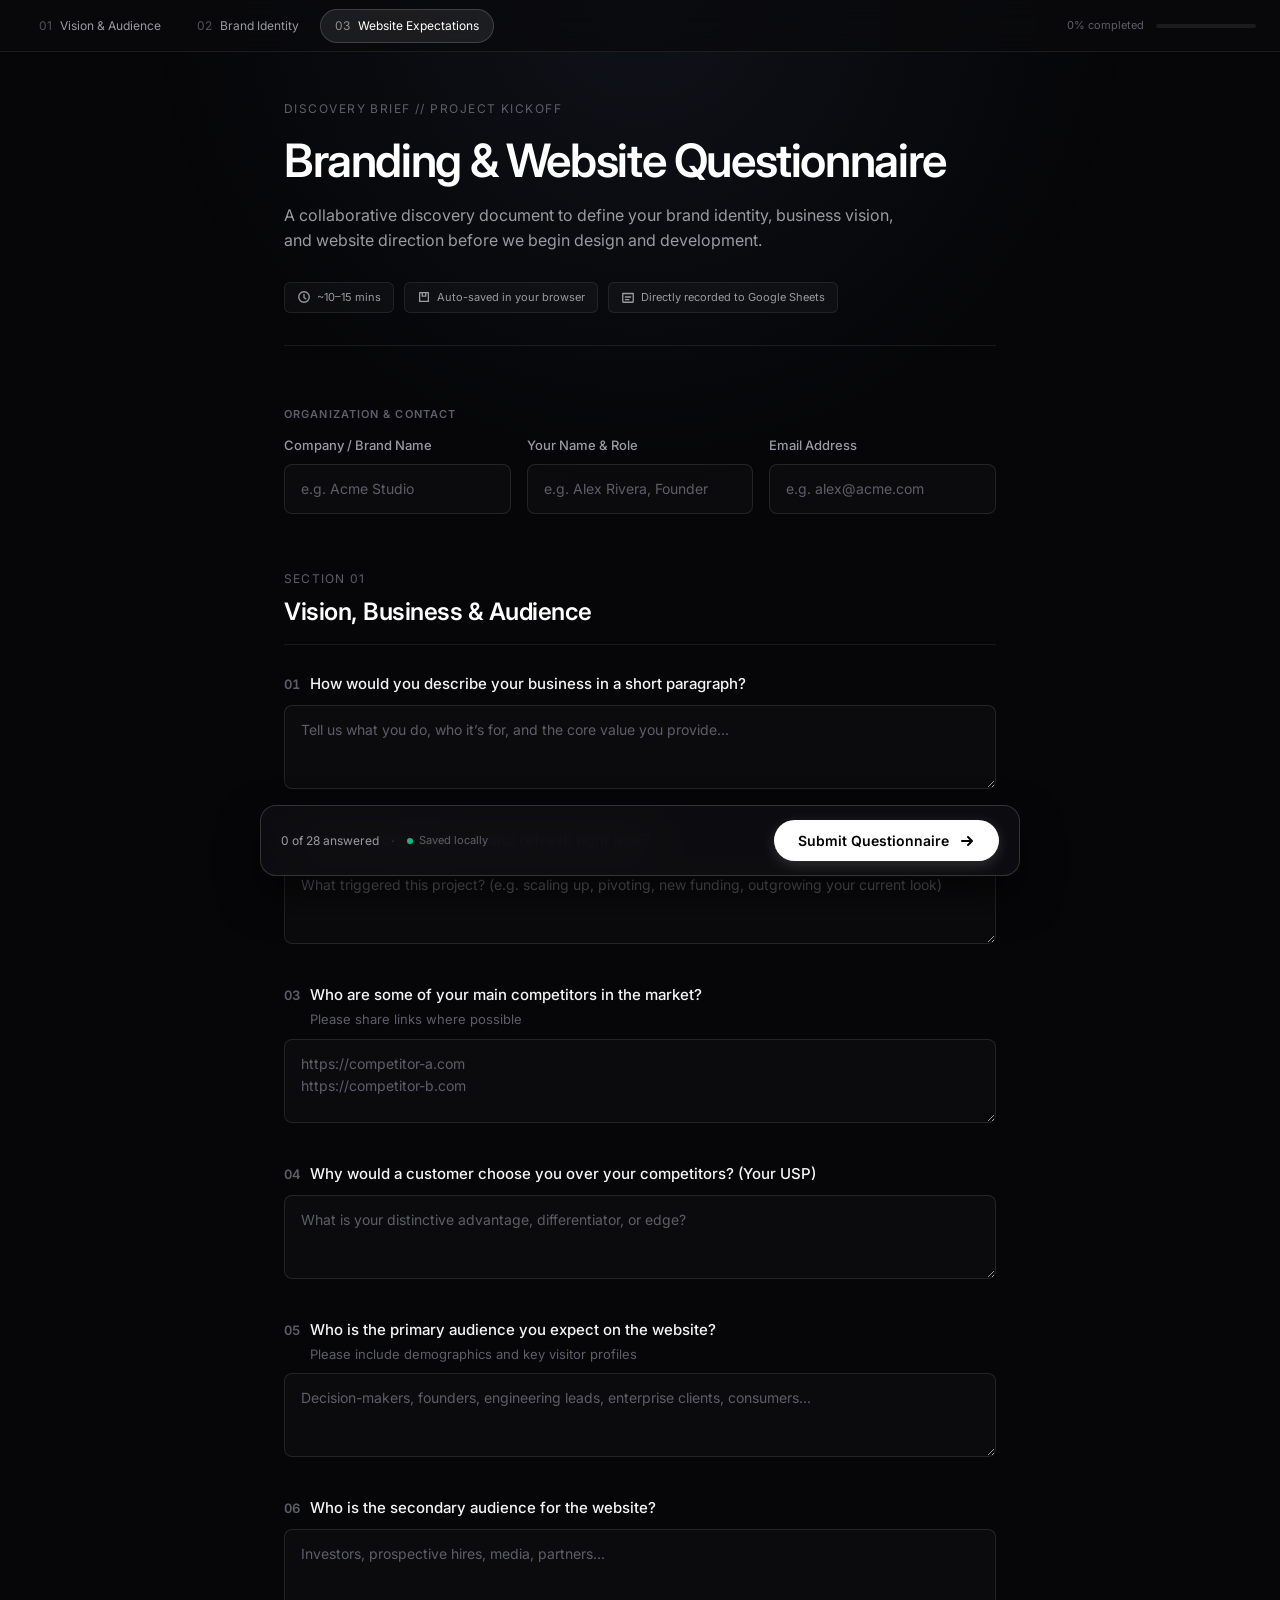
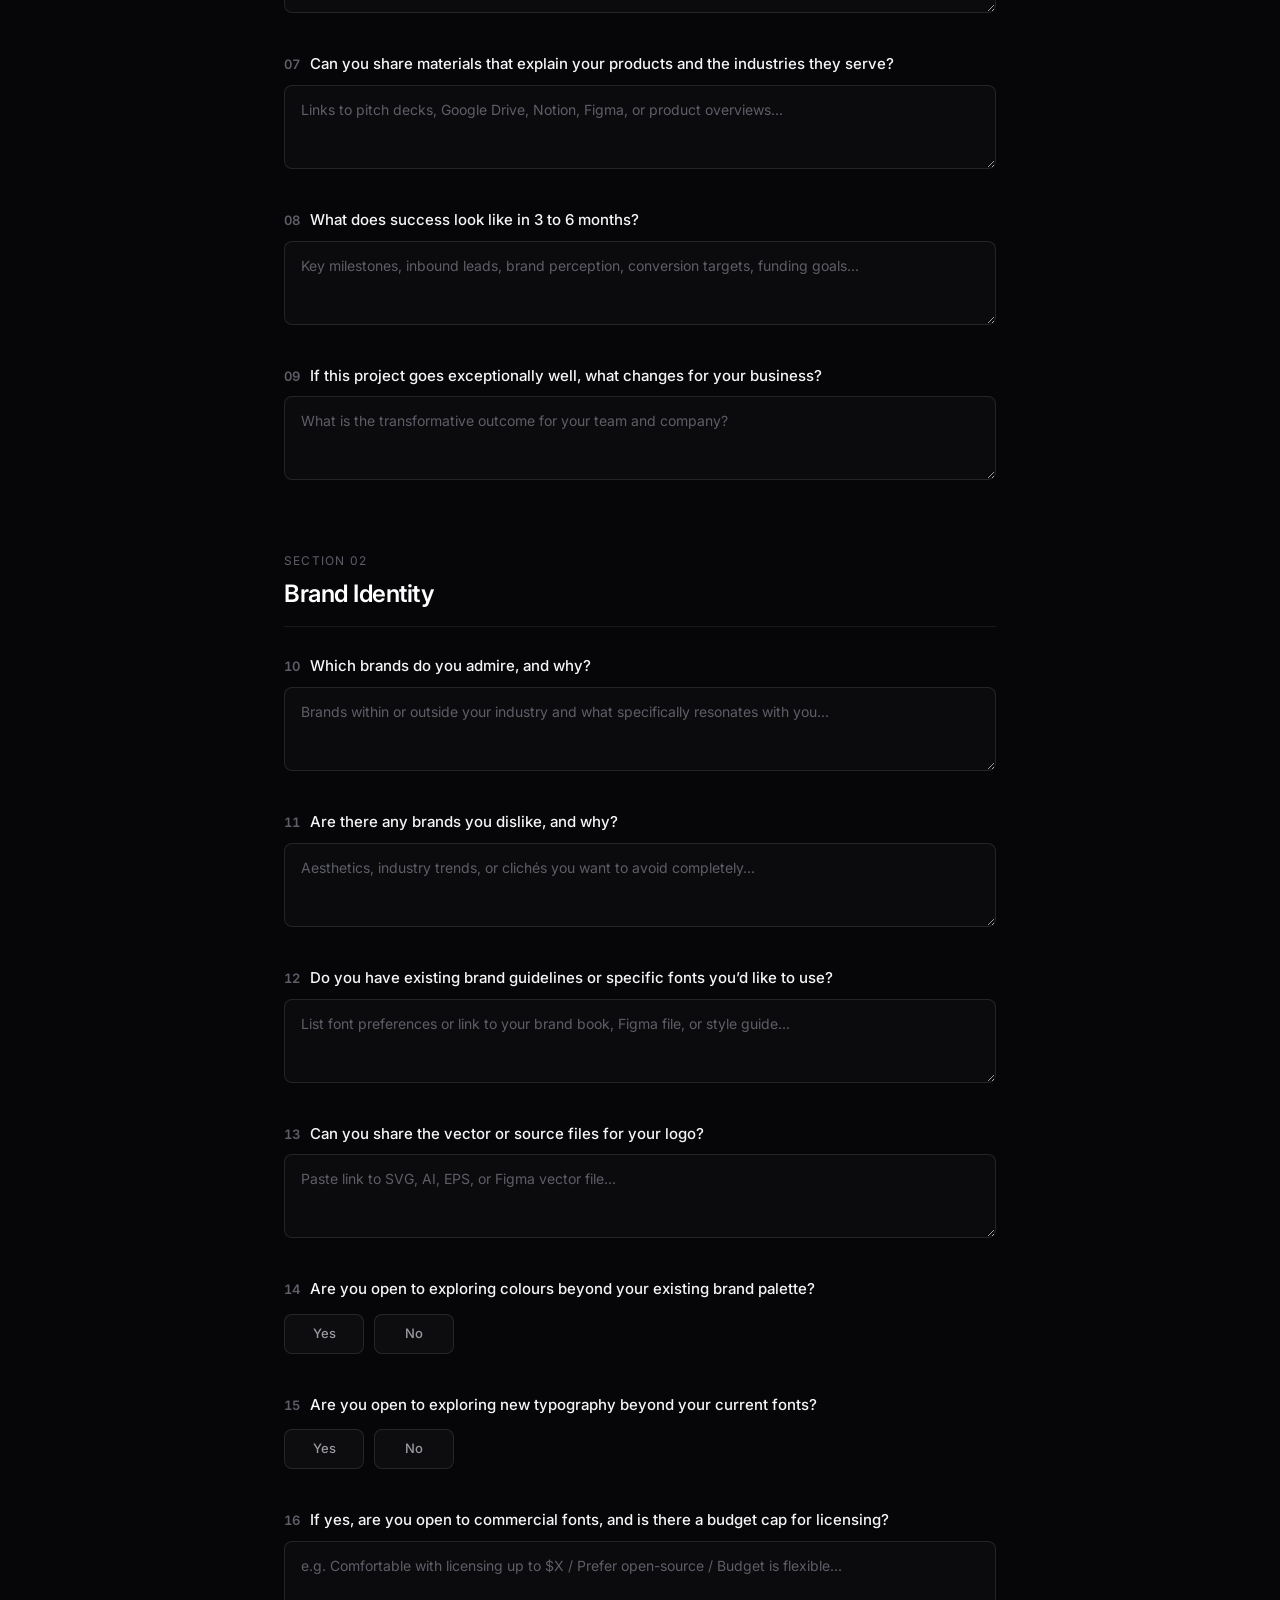
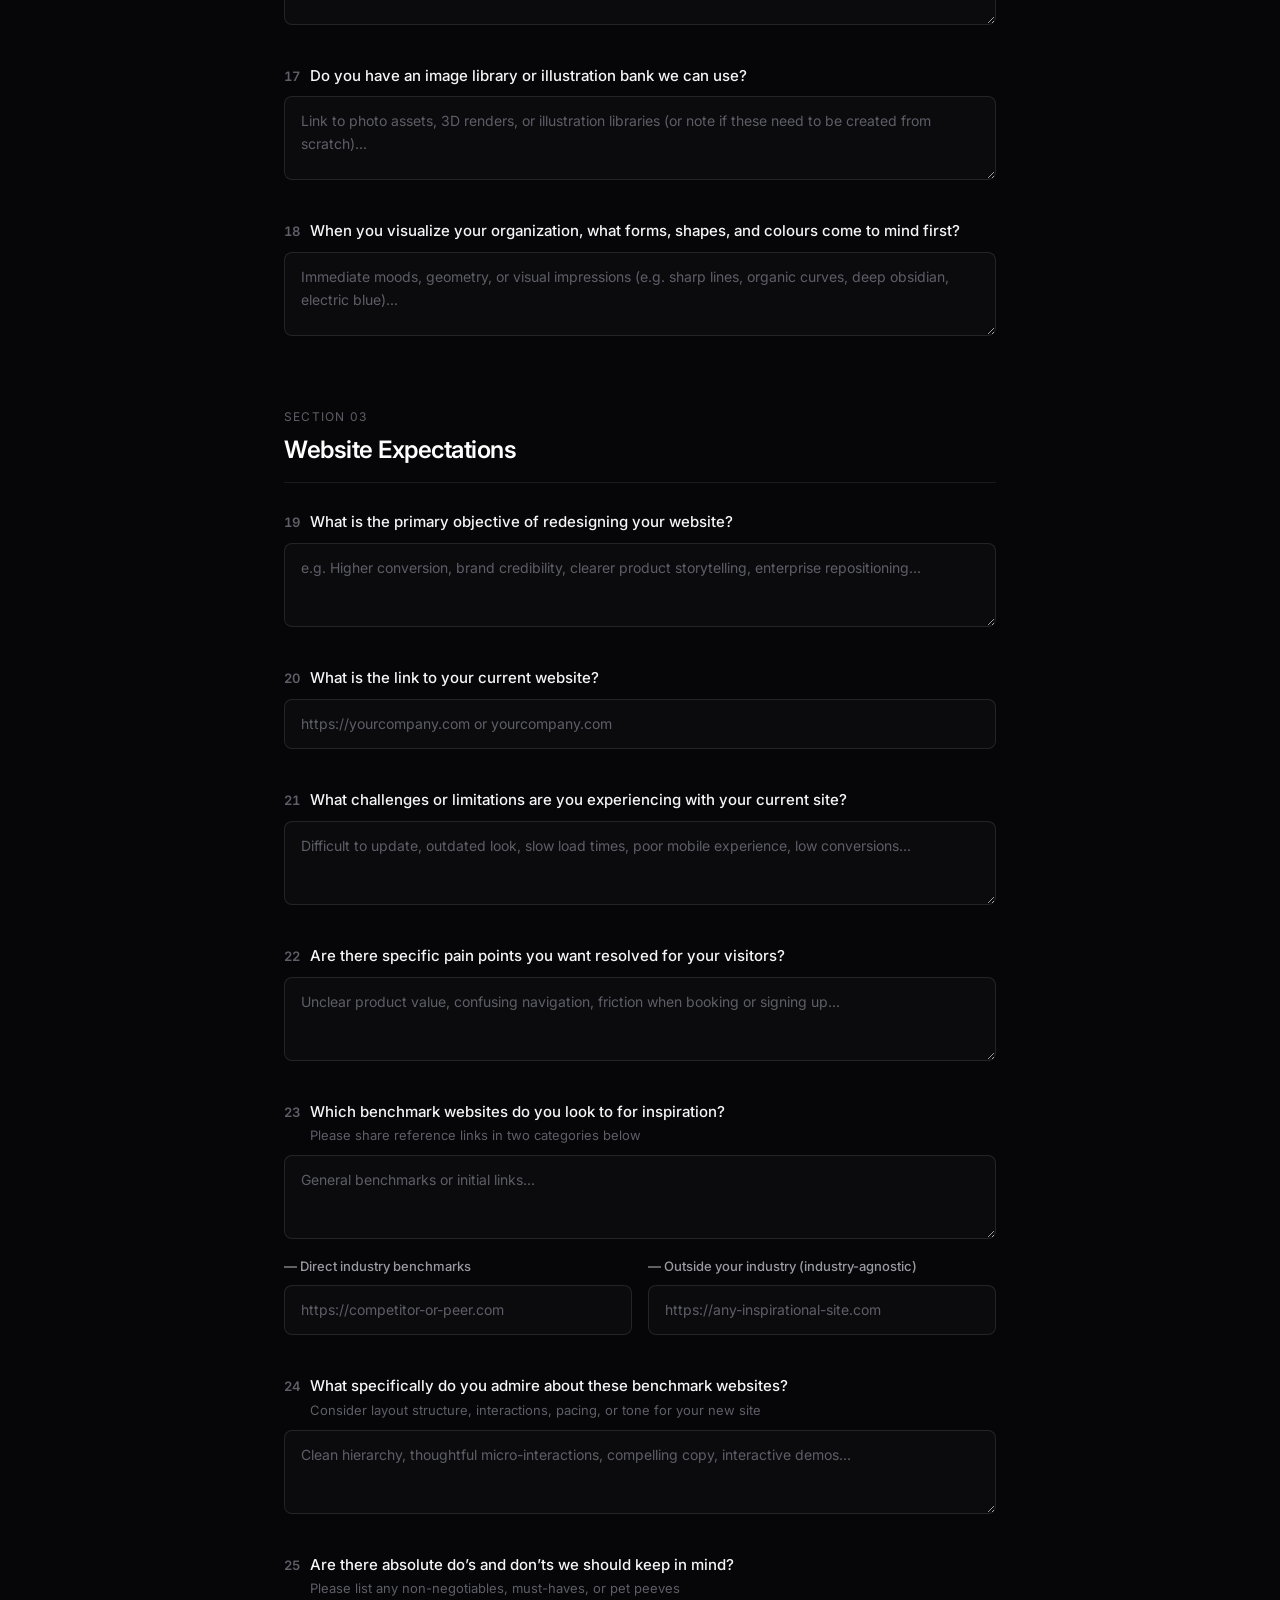
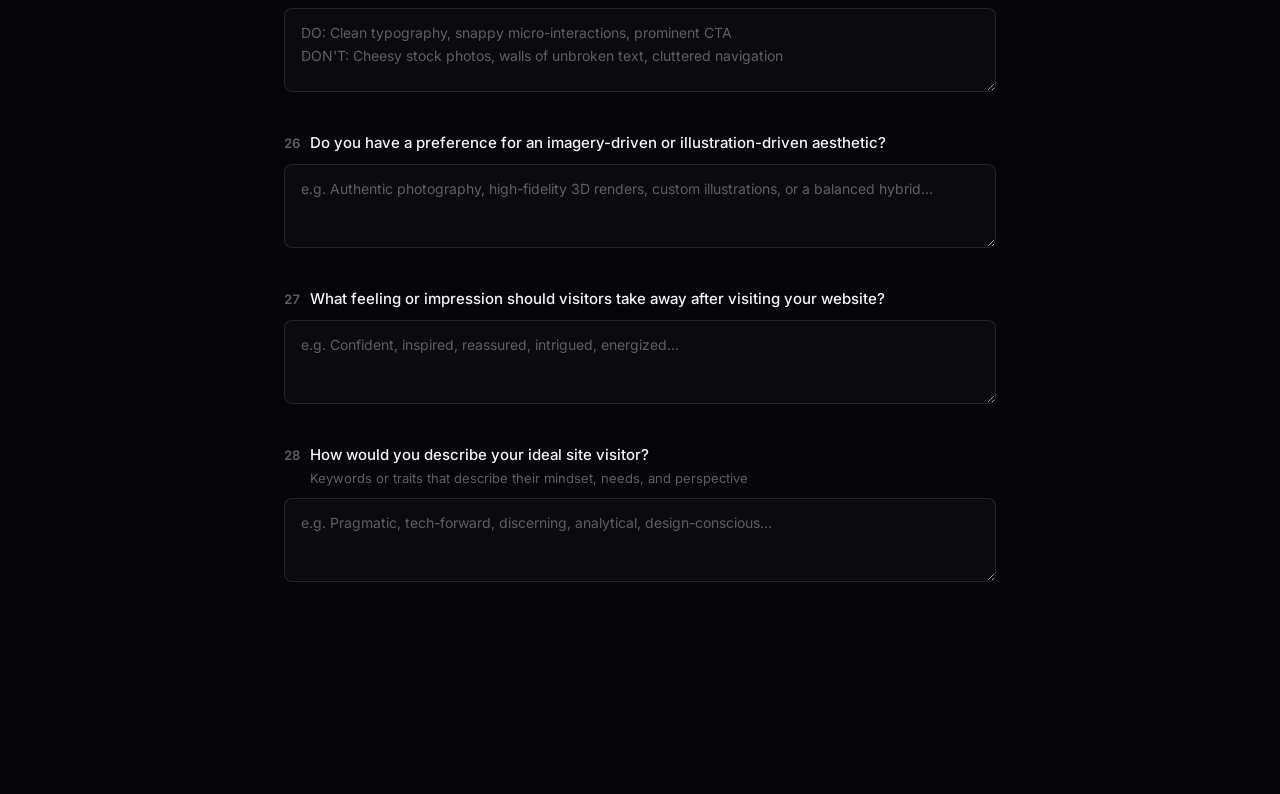
<file: brief.html>
<!DOCTYPE html>
<html lang="en">

<head>
    <meta charset="UTF-8">
    <meta name="viewport" content="width=device-width, initial-scale=1.0">
    <title>Branding & Website Questionnaire — Kabir Anifowose</title>
    
    <!-- Private intake: strictly unlisted and hidden from search engine crawlers -->
    <meta name="robots" content="noindex, nofollow">
    <meta name="googlebot" content="noindex, nofollow">

    <!-- Typography -->
    <link rel="preconnect" href="https://fonts.googleapis.com">
    <link rel="preconnect" href="https://fonts.gstatic.com" crossorigin>
    <link href="https://fonts.googleapis.com/css2?family=Inter:wght@400;500;600;700&display=swap" rel="stylesheet">
    
    <!-- Stylesheet -->
    <link rel="stylesheet" href="brief.css?v=6">
    <script src="brief.js?v=8" defer></script>
</head>

<body>
    <div class="ambient-glow" aria-hidden="true"></div>

    <!-- Hidden iframe target for 100% resilient cross-browser Google Form delivery -->
    <iframe name="google_form_target" id="google_form_target" style="display:none;" aria-hidden="true"></iframe>

    <!-- Sticky Navigation / Section Stepper -->
    <nav class="stepper-bar" aria-label="Questionnaire Sections">
        <div class="stepper-tabs" role="tablist">
            <a href="#section-1" class="tab-btn active" role="tab">
                <span class="tab-num">01</span> Vision & Audience
            </a>
            <a href="#section-2" class="tab-btn" role="tab">
                <span class="tab-num">02</span> Brand Identity
            </a>
            <a href="#section-3" class="tab-btn" role="tab">
                <span class="tab-num">03</span> Website Expectations
            </a>
        </div>

        <div class="progress-container" aria-label="Form completion progress">
            <span class="progress-text" id="progressText">0% completed</span>
            <div class="progress-track" aria-hidden="true">
                <div class="progress-fill" id="progressFill"></div>
            </div>
        </div>
    </nav>

    <!-- Main Content -->
    <main class="container">
        <!-- Hero Introduction -->
        <header class="hero">
            <div class="hero__meta">Discovery Brief // Project Kickoff</div>
            <h1 class="hero__title">Branding & Website Questionnaire</h1>
            <p class="hero__desc">
                A collaborative discovery document to define your brand identity, business vision, and website direction before we begin design and development.
            </p>
            <div class="meta-chips">
                <span class="meta-chip">
                    <svg width="14" height="14" viewBox="0 0 16 16" fill="none" stroke="currentColor" stroke-width="1.5" stroke-linecap="round" stroke-linejoin="round" aria-hidden="true">
                        <circle cx="8" cy="8" r="6"/>
                        <path d="M8 5v3.5l2 1.5"/>
                    </svg>
                    ~10–15 mins
                </span>
                <span class="meta-chip">
                    <svg width="14" height="14" viewBox="0 0 16 16" fill="none" stroke="currentColor" stroke-width="1.5" stroke-linecap="round" stroke-linejoin="round" aria-hidden="true">
                        <path d="M3 13V3h10v10z"/>
                        <path d="M6 3v4h4V3"/>
                    </svg>
                    Auto-saved in your browser
                </span>
                <span class="meta-chip">
                    <svg width="14" height="14" viewBox="0 0 16 16" fill="none" stroke="currentColor" stroke-width="1.5" stroke-linecap="round" stroke-linejoin="round" aria-hidden="true">
                        <path d="M2 4h12v9a1 1 0 0 1-1 1H3a1 1 0 0 1-1-1V4z"/>
                        <path d="M5 8h6M5 11h4"/>
                    </svg>
                    Directly recorded to Google Sheets
                </span>
            </div>
        </header>

        <!-- Respondent Details (Client info) -->
        <section class="client-section" aria-labelledby="client-info-title">
            <h2 class="section-tag" id="client-info-title">Organization &amp; Contact</h2>
            <div class="client-info-grid">
                <div class="client-field">
                    <label for="clientCompany">Company / Brand Name</label>
                    <input type="text" id="clientCompany" placeholder="e.g. Acme Studio" autocomplete="organization">
                </div>
                <div class="client-field">
                    <label for="clientName">Your Name &amp; Role</label>
                    <input type="text" id="clientName" placeholder="e.g. Alex Rivera, Founder" autocomplete="name">
                </div>
                <div class="client-field">
                    <label for="clientEmail">Email Address</label>
                    <input type="text" id="clientEmail" placeholder="e.g. alex@acme.com" autocomplete="email" inputmode="email">
                </div>
            </div>
        </section>

        <!-- Main Form wired directly to Google Form endpoint -->
        <form id="briefForm" action="https://docs.google.com/forms/d/e/1FAIpQLSfBrekUFpNGe7Cw2ZHj7Z4jdayahr91du-8R0Lay2Hd9nUjYg/formResponse" method="POST" target="google_form_target" novalidate>
            <!-- Google Form Multi-Page Control Fields -->
            <input type="hidden" name="fvv" value="1">
            <input type="hidden" name="pageHistory" value="0,1,2">

            <!-- ==========================================================================
                 SECTION 01: Vision, Business and Audience
                 ========================================================================== -->
            <section class="form-section" id="section-1" aria-labelledby="sec1-title">
                <header class="section-header">
                    <div class="section-header__tag">Section 01</div>
                    <h2 class="section-header__title" id="sec1-title">Vision, Business & Audience</h2>
                </header>

                <div class="field-stack">
                    <!-- Q1 -->
                    <div class="field">
                        <div class="field-header">
                            <span class="field-num">01</span>
                            <label for="entry_1767677212" class="field-label">
                                How would you describe your business in a short paragraph?
                            </label>
                        </div>
                        <textarea id="entry_1767677212" name="entry.1767677212" rows="3" placeholder="Tell us what you do, who it’s for, and the core value you provide..."></textarea>
                    </div>

                    <!-- Q2 -->
                    <div class="field">
                        <div class="field-header">
                            <span class="field-num">02</span>
                            <label for="entry_1324093799" class="field-label">
                                What is prompting this brand refresh right now?
                            </label>
                        </div>
                        <textarea id="entry_1324093799" name="entry.1324093799" rows="3" placeholder="What triggered this project? (e.g. scaling up, pivoting, new funding, outgrowing your current look)"></textarea>
                    </div>

                    <!-- Q3 -->
                    <div class="field">
                        <div class="field-header">
                            <span class="field-num">03</span>
                            <label for="entry_750641452" class="field-label">
                                Who are some of your main competitors in the market?
                                <span class="field-hint">Please share links where possible</span>
                            </label>
                        </div>
                        <textarea id="entry_750641452" name="entry.750641452" rows="3" placeholder="https://competitor-a.com&#10;https://competitor-b.com"></textarea>
                    </div>

                    <!-- Q4 -->
                    <div class="field">
                        <div class="field-header">
                            <span class="field-num">04</span>
                            <label for="entry_1115340676" class="field-label">
                                Why would a customer choose you over your competitors? (Your USP)
                            </label>
                        </div>
                        <textarea id="entry_1115340676" name="entry.1115340676" rows="3" placeholder="What is your distinctive advantage, differentiator, or edge?"></textarea>
                    </div>

                    <!-- Q5 -->
                    <div class="field">
                        <div class="field-header">
                            <span class="field-num">05</span>
                            <label for="entry_2123139921" class="field-label">
                                Who is the primary audience you expect on the website?
                                <span class="field-hint">Please include demographics and key visitor profiles</span>
                            </label>
                        </div>
                        <textarea id="entry_2123139921" name="entry.2123139921" rows="3" placeholder="Decision-makers, founders, engineering leads, enterprise clients, consumers..."></textarea>
                    </div>

                    <!-- Q6 -->
                    <div class="field">
                        <div class="field-header">
                            <span class="field-num">06</span>
                            <label for="entry_1474355971" class="field-label">
                                Who is the secondary audience for the website?
                            </label>
                        </div>
                        <textarea id="entry_1474355971" name="entry.1474355971" rows="2" placeholder="Investors, prospective hires, media, partners..."></textarea>
                    </div>

                    <!-- Q7 -->
                    <div class="field">
                        <div class="field-header">
                            <span class="field-num">07</span>
                            <label for="entry_1197353793" class="field-label">
                                Can you share materials that explain your products and the industries they serve?
                            </label>
                        </div>
                        <textarea id="entry_1197353793" name="entry.1197353793" rows="3" placeholder="Links to pitch decks, Google Drive, Notion, Figma, or product overviews..."></textarea>
                    </div>

                    <!-- Q8 -->
                    <div class="field">
                        <div class="field-header">
                            <span class="field-num">08</span>
                            <label for="entry_262936819" class="field-label">
                                What does success look like in 3 to 6 months?
                            </label>
                        </div>
                        <textarea id="entry_262936819" name="entry.262936819" rows="3" placeholder="Key milestones, inbound leads, brand perception, conversion targets, funding goals..."></textarea>
                    </div>

                    <!-- Q9 -->
                    <div class="field">
                        <div class="field-header">
                            <span class="field-num">09</span>
                            <label for="entry_2060352188" class="field-label">
                                If this project goes exceptionally well, what changes for your business?
                            </label>
                        </div>
                        <textarea id="entry_2060352188" name="entry.2060352188" rows="3" placeholder="What is the transformative outcome for your team and company?"></textarea>
                    </div>
                </div>
            </section>

            <!-- ==========================================================================
                 SECTION 02: Brand Identity
                 ========================================================================== -->
            <section class="form-section" id="section-2" aria-labelledby="sec2-title">
                <header class="section-header">
                    <div class="section-header__tag">Section 02</div>
                    <h2 class="section-header__title" id="sec2-title">Brand Identity</h2>
                </header>

                <div class="field-stack">
                    <!-- Q10 -->
                    <div class="field">
                        <div class="field-header">
                            <span class="field-num">10</span>
                            <label for="entry_727716526" class="field-label">
                                Which brands do you admire, and why?
                            </label>
                        </div>
                        <textarea id="entry_727716526" name="entry.727716526" rows="3" placeholder="Brands within or outside your industry and what specifically resonates with you..."></textarea>
                    </div>

                    <!-- Q11 -->
                    <div class="field">
                        <div class="field-header">
                            <span class="field-num">11</span>
                            <label for="entry_1725726829" class="field-label">
                                Are there any brands you dislike, and why?
                            </label>
                        </div>
                        <textarea id="entry_1725726829" name="entry.1725726829" rows="3" placeholder="Aesthetics, industry trends, or clichés you want to avoid completely..."></textarea>
                    </div>

                    <!-- Q12 -->
                    <div class="field">
                        <div class="field-header">
                            <span class="field-num">12</span>
                            <label for="entry_401272118" class="field-label">
                                Do you have existing brand guidelines or specific fonts you’d like to use?
                            </label>
                        </div>
                        <textarea id="entry_401272118" name="entry.401272118" rows="2" placeholder="List font preferences or link to your brand book, Figma file, or style guide..."></textarea>
                    </div>

                    <!-- Q13 -->
                    <div class="field">
                        <div class="field-header">
                            <span class="field-num">13</span>
                            <label for="entry_492140963" class="field-label">
                                Can you share the vector or source files for your logo?
                            </label>
                        </div>
                        <textarea id="entry_492140963" name="entry.492140963" rows="2" placeholder="Paste link to SVG, AI, EPS, or Figma vector file..."></textarea>
                    </div>

                    <!-- Q14: Radio (Colours) -->
                    <div class="field">
                        <div class="field-header">
                            <span class="field-num">14</span>
                            <span class="field-label">
                                Are you open to exploring colours beyond your existing brand palette?
                            </span>
                        </div>
                        <div class="choice-group" role="radiogroup" aria-label="Open to new colours">
                            <label class="choice-label">
                                <input type="radio" name="entry.346623638" value="Yes">
                                <span class="choice-pill">Yes</span>
                            </label>
                            <label class="choice-label">
                                <input type="radio" name="entry.346623638" value="No">
                                <span class="choice-pill">No</span>
                            </label>
                        </div>
                    </div>

                    <!-- Q15: Radio (Fonts) -->
                    <div class="field">
                        <div class="field-header">
                            <span class="field-num">15</span>
                            <span class="field-label">
                                Are you open to exploring new typography beyond your current fonts?
                            </span>
                        </div>
                        <div class="choice-group" role="radiogroup" aria-label="Open to new fonts">
                            <label class="choice-label">
                                <input type="radio" name="entry.782381188" value="Yes">
                                <span class="choice-pill">Yes</span>
                            </label>
                            <label class="choice-label">
                                <input type="radio" name="entry.782381188" value="No">
                                <span class="choice-pill">No</span>
                            </label>
                        </div>
                    </div>

                    <!-- Q16 -->
                    <div class="field">
                        <div class="field-header">
                            <span class="field-num">16</span>
                            <label for="entry_1959529423" class="field-label">
                                If yes, are you open to commercial fonts, and is there a budget cap for licensing?
                            </label>
                        </div>
                        <textarea id="entry_1959529423" name="entry.1959529423" rows="2" placeholder="e.g. Comfortable with licensing up to $X / Prefer open-source / Budget is flexible..."></textarea>
                    </div>

                    <!-- Q17 -->
                    <div class="field">
                        <div class="field-header">
                            <span class="field-num">17</span>
                            <label for="entry_1584121549" class="field-label">
                                Do you have an image library or illustration bank we can use?
                            </label>
                        </div>
                        <textarea id="entry_1584121549" name="entry.1584121549" rows="2" placeholder="Link to photo assets, 3D renders, or illustration libraries (or note if these need to be created from scratch)..."></textarea>
                    </div>

                    <!-- Q18 -->
                    <div class="field">
                        <div class="field-header">
                            <span class="field-num">18</span>
                            <label for="entry_1900660657" class="field-label">
                                When you visualize your organization, what forms, shapes, and colours come to mind first?
                            </label>
                        </div>
                        <textarea id="entry_1900660657" name="entry.1900660657" rows="3" placeholder="Immediate moods, geometry, or visual impressions (e.g. sharp lines, organic curves, deep obsidian, electric blue)..."></textarea>
                    </div>
                </div>
            </section>

            <!-- ==========================================================================
                 SECTION 03: Website Expectations
                 ========================================================================== -->
            <section class="form-section" id="section-3" aria-labelledby="sec3-title">
                <header class="section-header">
                    <div class="section-header__tag">Section 03</div>
                    <h2 class="section-header__title" id="sec3-title">Website Expectations</h2>
                </header>

                <div class="field-stack">
                    <!-- Q19 -->
                    <div class="field">
                        <div class="field-header">
                            <span class="field-num">19</span>
                            <label for="entry_876045034" class="field-label">
                                What is the primary objective of redesigning your website?
                            </label>
                        </div>
                        <textarea id="entry_876045034" name="entry.876045034" rows="3" placeholder="e.g. Higher conversion, brand credibility, clearer product storytelling, enterprise repositioning..."></textarea>
                    </div>

                    <!-- Q20 -->
                    <div class="field">
                        <div class="field-header">
                            <span class="field-num">20</span>
                            <label for="entry_1671024253" class="field-label">
                                What is the link to your current website?
                            </label>
                        </div>
                        <input type="text" id="entry_1671024253" name="entry.1671024253" placeholder="https://yourcompany.com or yourcompany.com" inputmode="url">
                    </div>

                    <!-- Q21 -->
                    <div class="field">
                        <div class="field-header">
                            <span class="field-num">21</span>
                            <label for="entry_1894988941" class="field-label">
                                What challenges or limitations are you experiencing with your current site?
                            </label>
                        </div>
                        <textarea id="entry_1894988941" name="entry.1894988941" rows="3" placeholder="Difficult to update, outdated look, slow load times, poor mobile experience, low conversions..."></textarea>
                    </div>

                    <!-- Q22 -->
                    <div class="field">
                        <div class="field-header">
                            <span class="field-num">22</span>
                            <label for="entry_928459936" class="field-label">
                                Are there specific pain points you want resolved for your visitors?
                            </label>
                        </div>
                        <textarea id="entry_928459936" name="entry.928459936" rows="3" placeholder="Unclear product value, confusing navigation, friction when booking or signing up..."></textarea>
                    </div>

                    <!-- Q23 Grouped: Benchmarks -->
                    <div class="field">
                        <div class="field-header">
                            <span class="field-num">23</span>
                            <span class="field-label">
                                Which benchmark websites do you look to for inspiration?
                                <span class="field-hint">Please share reference links in two categories below</span>
                            </span>
                        </div>
                        <textarea id="entry_128768359" name="entry.128768359" rows="2" placeholder="General benchmarks or initial links..."></textarea>
                        
                        <div class="nested-group">
                            <div class="nested-item">
                                <label for="entry_286579868">— Direct industry benchmarks</label>
                                <input type="text" id="entry_286579868" name="entry.286579868" placeholder="https://competitor-or-peer.com">
                            </div>
                            <div class="nested-item">
                                <label for="entry_2121610848">— Outside your industry (industry-agnostic)</label>
                                <input type="text" id="entry_2121610848" name="entry.2121610848" placeholder="https://any-inspirational-site.com">
                            </div>
                        </div>
                    </div>

                    <!-- Q24 -->
                    <div class="field">
                        <div class="field-header">
                            <span class="field-num">24</span>
                            <label for="entry_791151662" class="field-label">
                                What specifically do you admire about these benchmark websites?
                                <span class="field-hint">Consider layout structure, interactions, pacing, or tone for your new site</span>
                            </label>
                        </div>
                        <textarea id="entry_791151662" name="entry.791151662" rows="3" placeholder="Clean hierarchy, thoughtful micro-interactions, compelling copy, interactive demos..."></textarea>
                    </div>

                    <!-- Q25 -->
                    <div class="field">
                        <div class="field-header">
                            <span class="field-num">25</span>
                            <label for="entry_2051828829" class="field-label">
                                Are there absolute do’s and don’ts we should keep in mind?
                                <span class="field-hint">Please list any non-negotiables, must-haves, or pet peeves</span>
                            </label>
                        </div>
                        <textarea id="entry_2051828829" name="entry.2051828829" rows="3" placeholder="DO: Clean typography, snappy micro-interactions, prominent CTA&#10;DON'T: Cheesy stock photos, walls of unbroken text, cluttered navigation"></textarea>
                    </div>

                    <!-- Q26 -->
                    <div class="field">
                        <div class="field-header">
                            <span class="field-num">26</span>
                            <label for="entry_820291806" class="field-label">
                                Do you have a preference for an imagery-driven or illustration-driven aesthetic?
                            </label>
                        </div>
                        <textarea id="entry_820291806" name="entry.820291806" rows="2" placeholder="e.g. Authentic photography, high-fidelity 3D renders, custom illustrations, or a balanced hybrid..."></textarea>
                    </div>

                    <!-- Q27 -->
                    <div class="field">
                        <div class="field-header">
                            <span class="field-num">27</span>
                            <label for="entry_1952351256" class="field-label">
                                What feeling or impression should visitors take away after visiting your website?
                            </label>
                        </div>
                        <textarea id="entry_1952351256" name="entry.1952351256" rows="2" placeholder="e.g. Confident, inspired, reassured, intrigued, energized..."></textarea>
                    </div>

                    <!-- Q28 -->
                    <div class="field">
                        <div class="field-header">
                            <span class="field-num">28</span>
                            <label for="entry_1754048780" class="field-label">
                                How would you describe your ideal site visitor?
                                <span class="field-hint">Keywords or traits that describe their mindset, needs, and perspective</span>
                            </label>
                        </div>
                        <textarea id="entry_1754048780" name="entry.1754048780" rows="3" placeholder="e.g. Pragmatic, tech-forward, discerning, analytical, design-conscious..."></textarea>
                    </div>
                </div>
            </section>

            <!-- Bottom Floating Dock for Submission -->
            <aside class="submit-dock" aria-label="Submission actions">
                <div class="dock-left">
                    <span class="dock-status" id="dockProgressText">0 of 28 answered</span>
                    <span class="dock-divider" aria-hidden="true">·</span>
                    <div class="autosave-pill" aria-live="polite">
                        <span class="autosave-dot" id="autosaveDot"></span>
                        <span id="autosaveText">Saved locally</span>
                    </div>
                </div>

                <button type="submit" class="submit-btn" id="submitBtn">
                    <span class="spinner" aria-hidden="true"></span>
                    <span class="btn-label">Submit Questionnaire</span>
                    <svg width="16" height="16" viewBox="0 0 16 16" fill="none" stroke="currentColor" stroke-width="2" stroke-linecap="round" stroke-linejoin="round" aria-hidden="true">
                        <path d="M3 8h10M9 4l4 4-4 4"/>
                    </svg>
                </button>
            </aside>
        </form>
    </main>

    <!-- Success Confirmation Modal -->
    <div class="modal-overlay" id="successModal" role="dialog" aria-modal="true" aria-labelledby="modalTitle">
        <div class="success-card">
            <div class="success-icon-wrap" aria-hidden="true">
                <svg width="28" height="28" viewBox="0 0 24 24" fill="none" stroke="currentColor" stroke-width="2" stroke-linecap="round" stroke-linejoin="round">
                    <polyline points="20 6 9 17 4 12"/>
                </svg>
            </div>
            
            <h2 class="success-title" id="modalTitle">Brief Received!</h2>
            <p class="success-body">
                Your response has been submitted, thank you.
            </p>

            <div class="success-actions">
                <button type="button" class="btn-close-modal" id="closeModalBtn">
                    Close
                </button>
            </div>
        </div>
    </div>
</body>

</html>
</file>
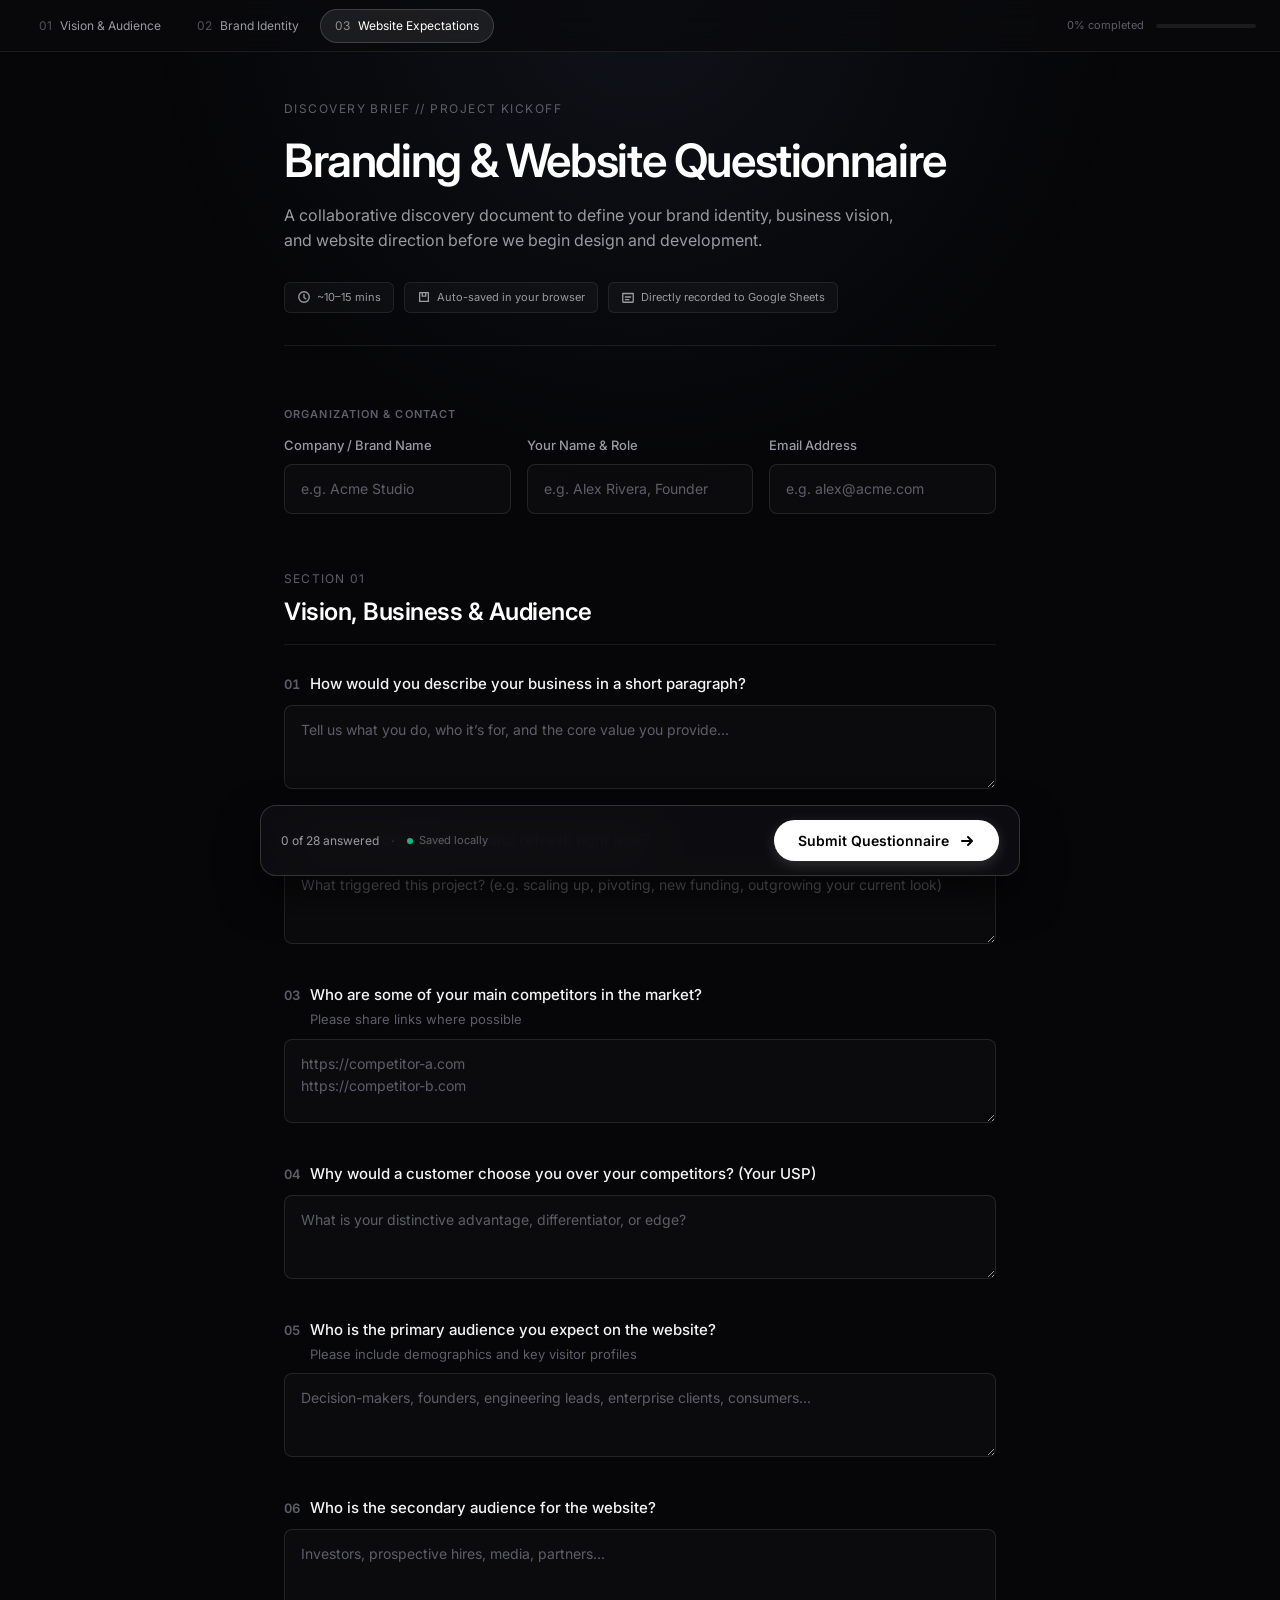
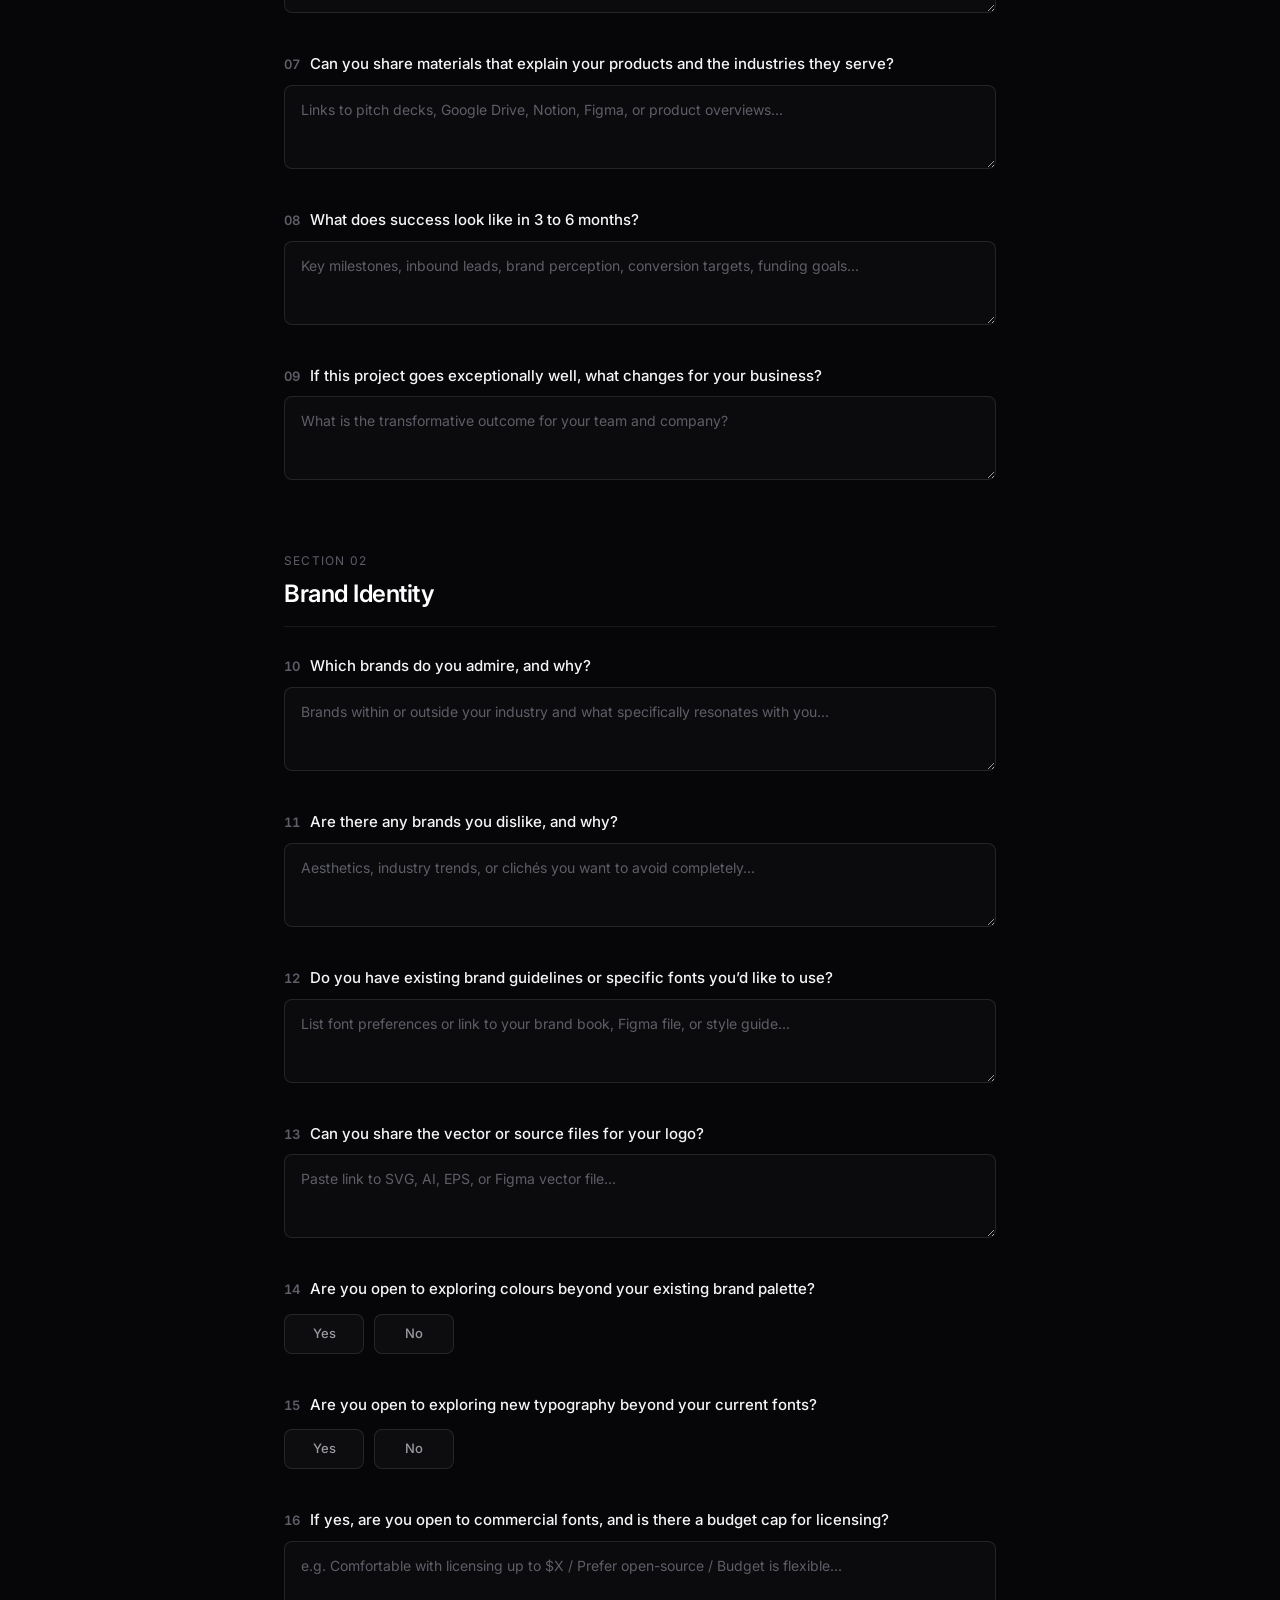
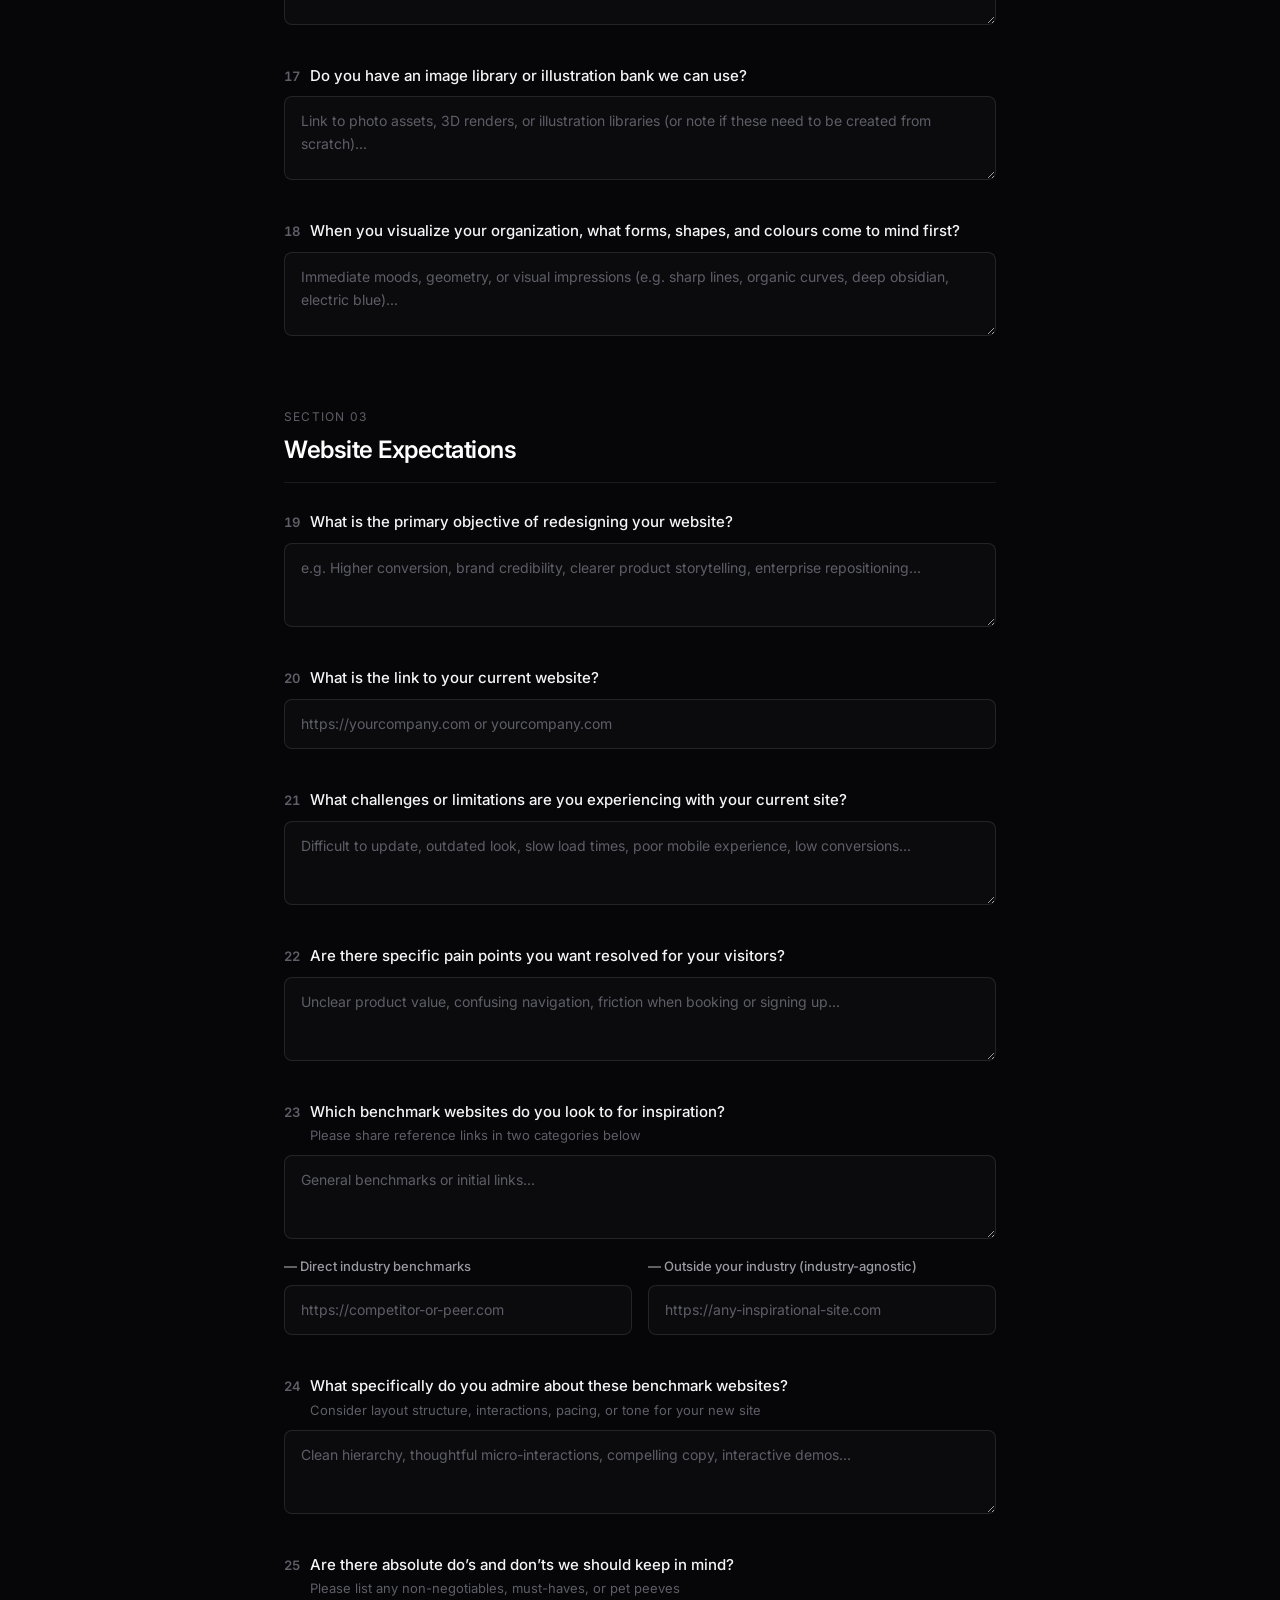
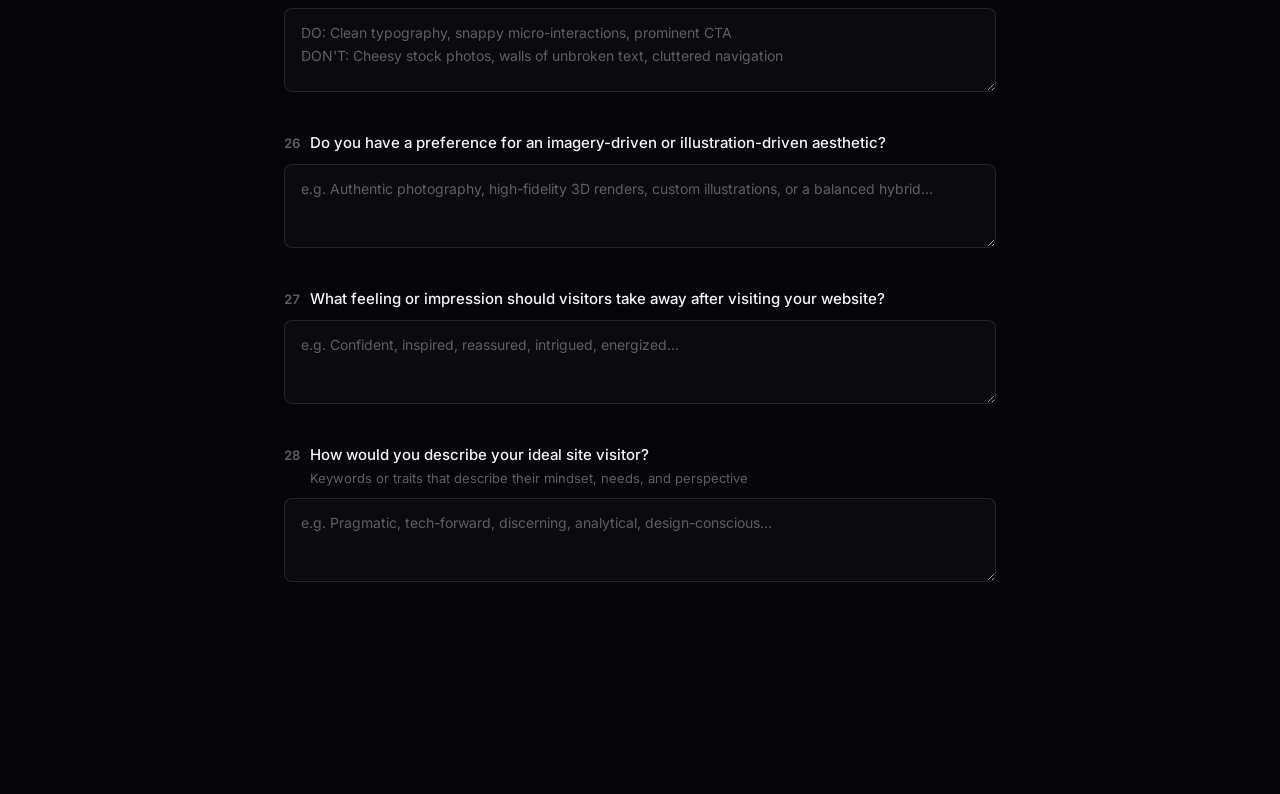
<file: questionnaire.html>
<!DOCTYPE html>
<html lang="en">
<head>
    <meta charset="UTF-8">
    <title>Redirecting to Brief...</title>
    <meta name="robots" content="noindex, nofollow">
    <meta http-equiv="refresh" content="0; url=/brief.html">
    <script>location.replace('/brief.html' + location.search + location.hash);</script>
</head>
<body>
    <p>Redirecting to the <a href="/brief.html">Branding &amp; Website Questionnaire</a>...</p>
</body>
</html>
</file>
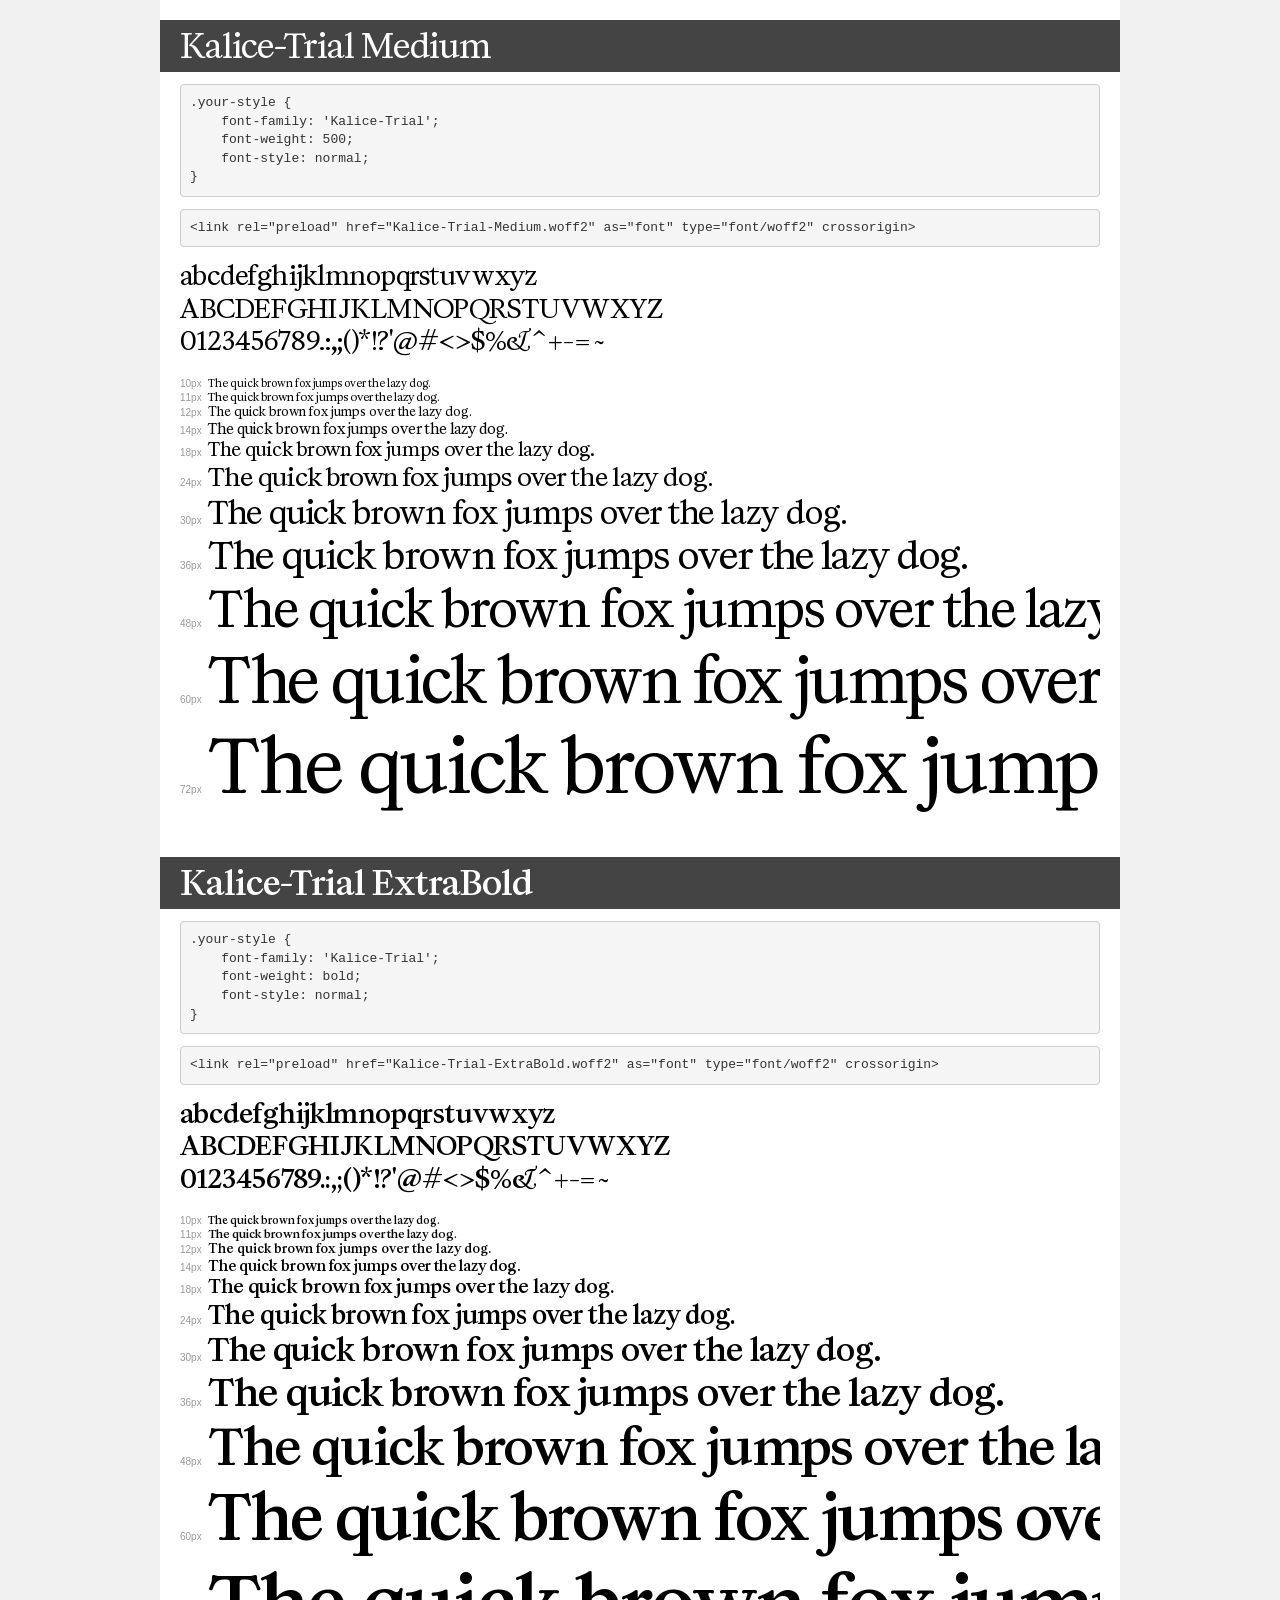
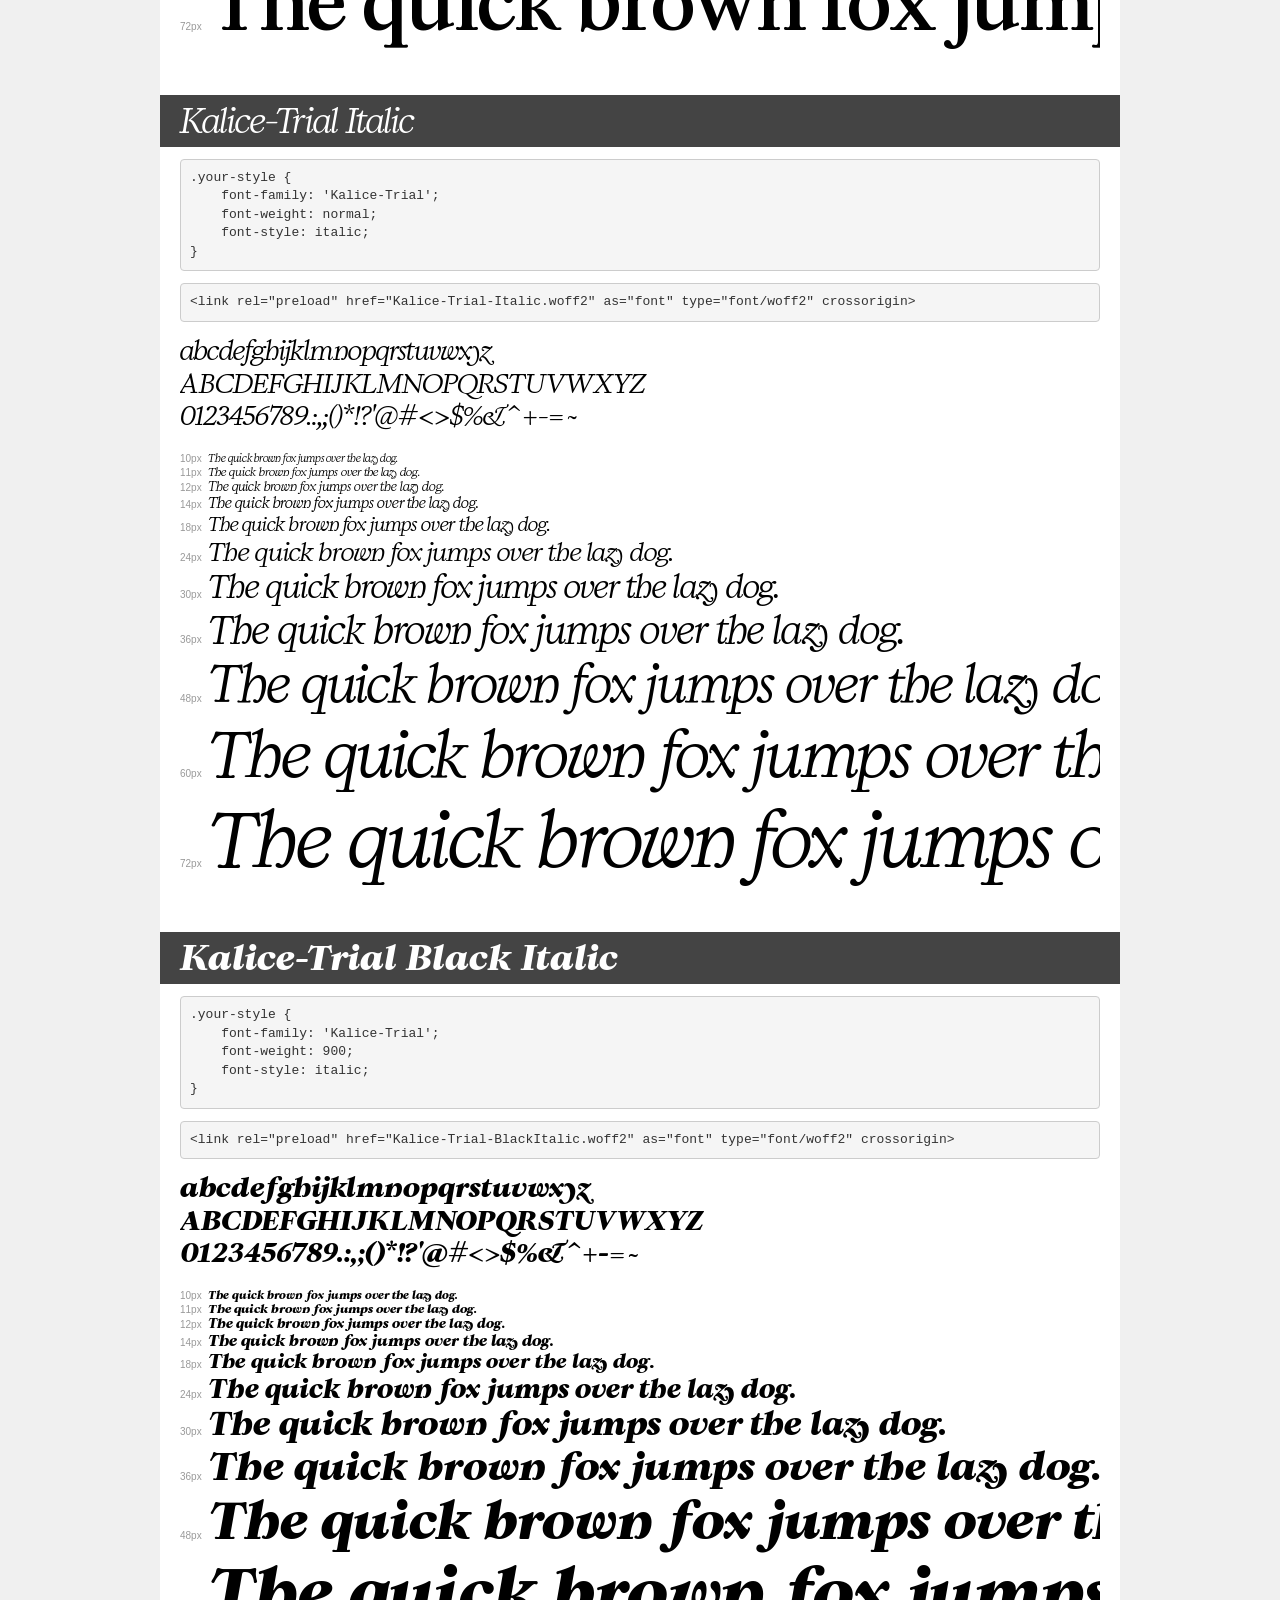
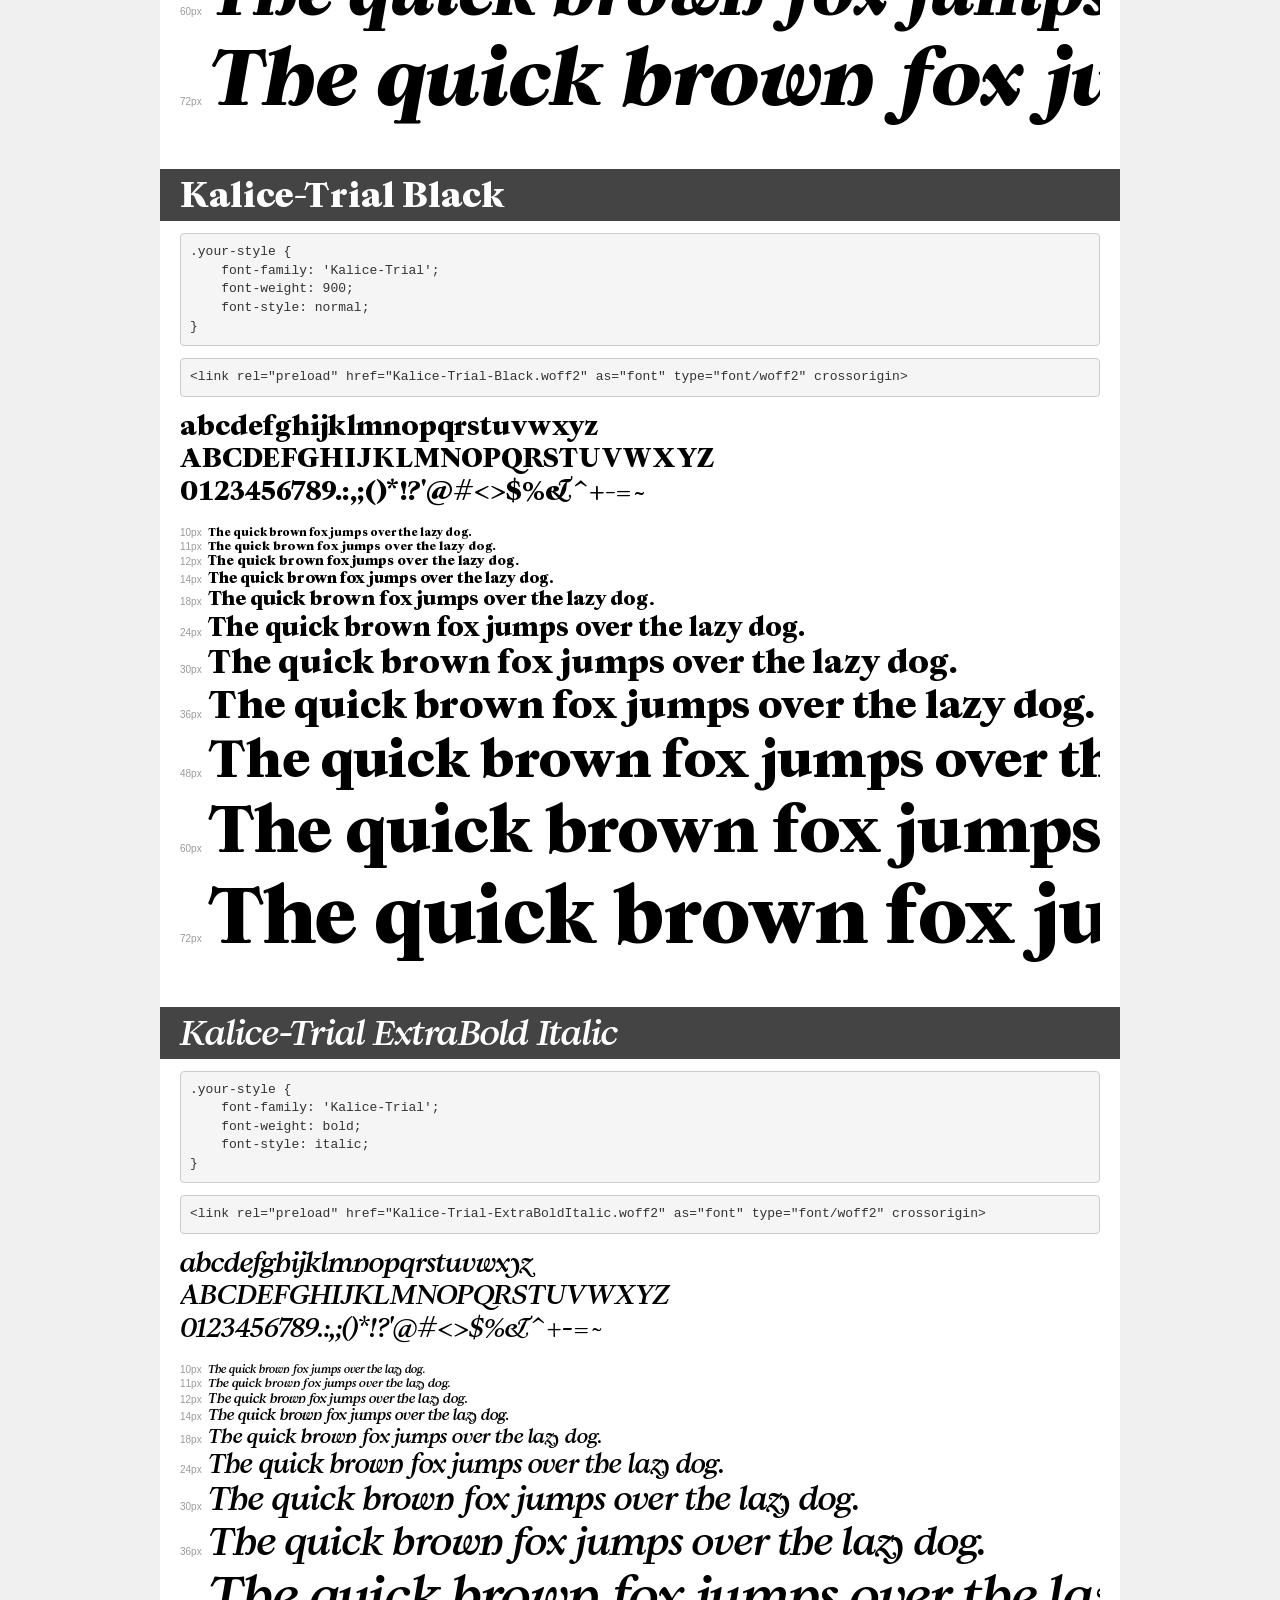
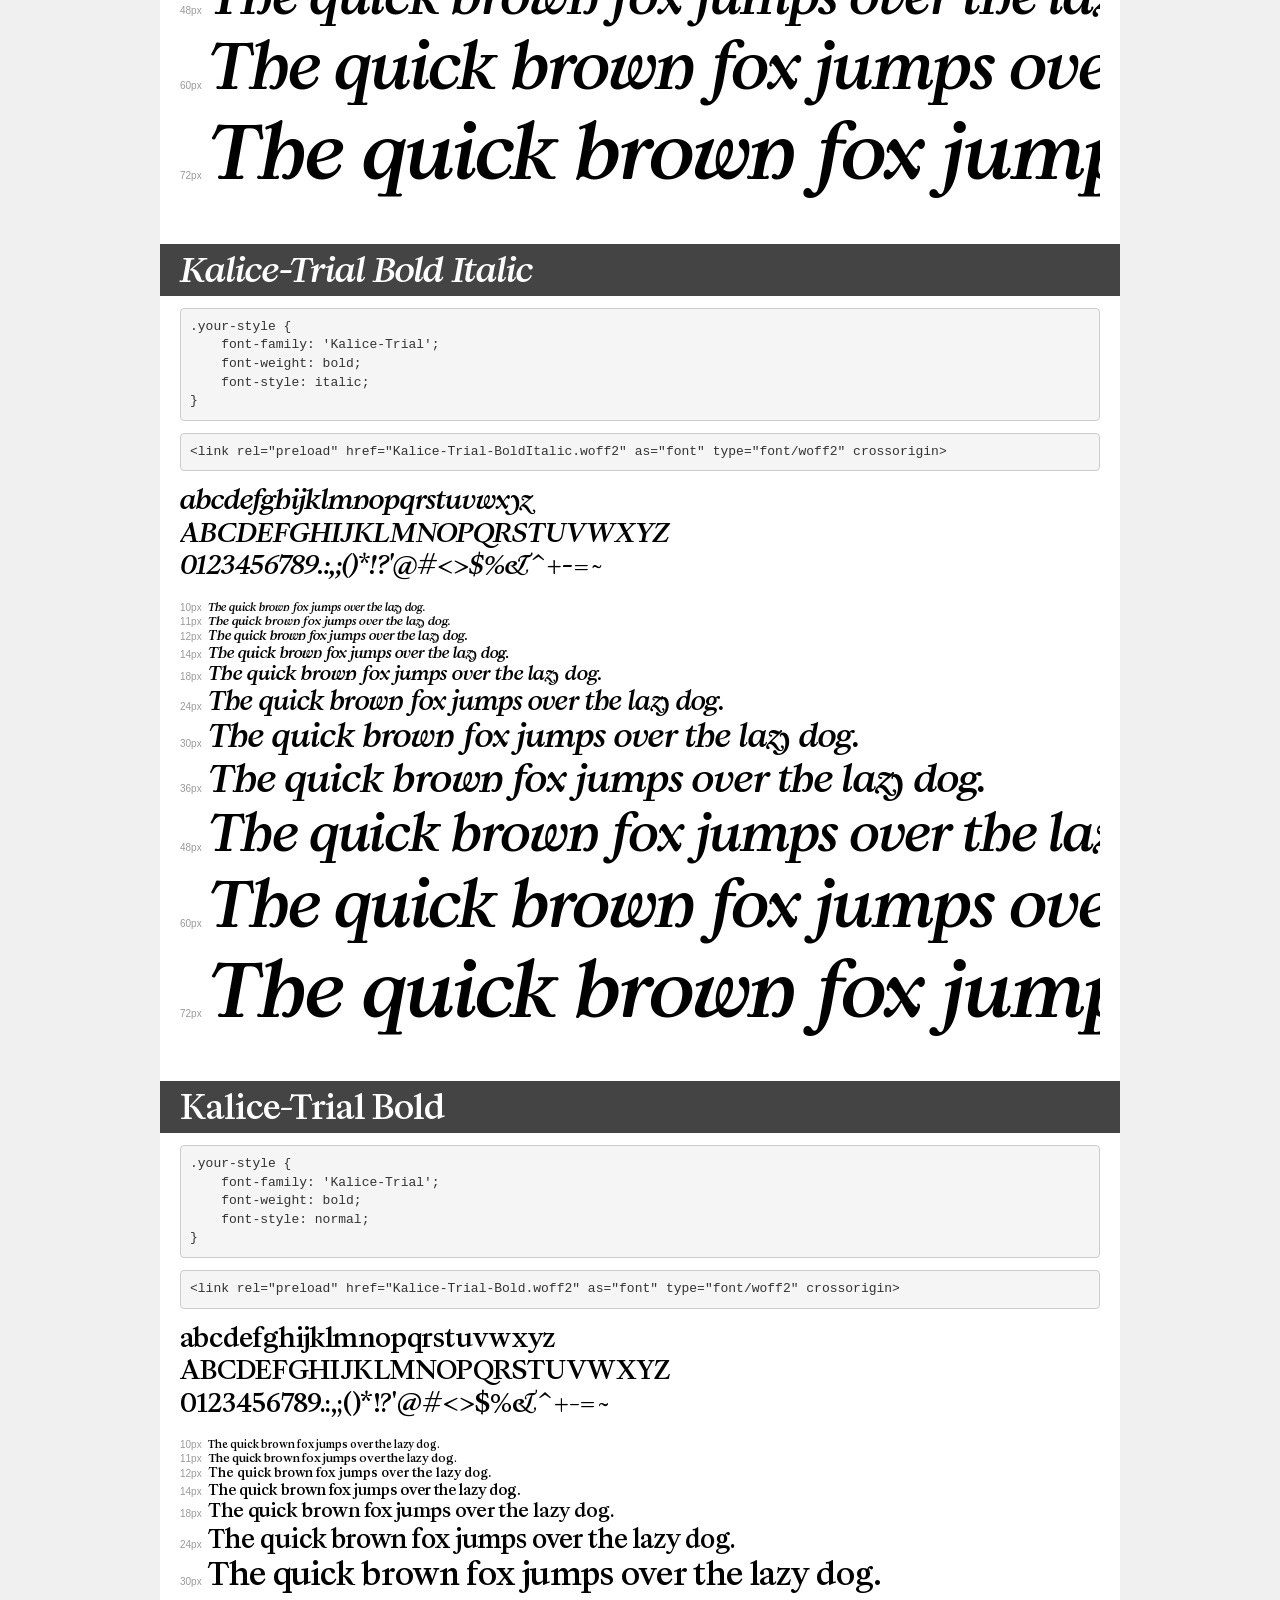
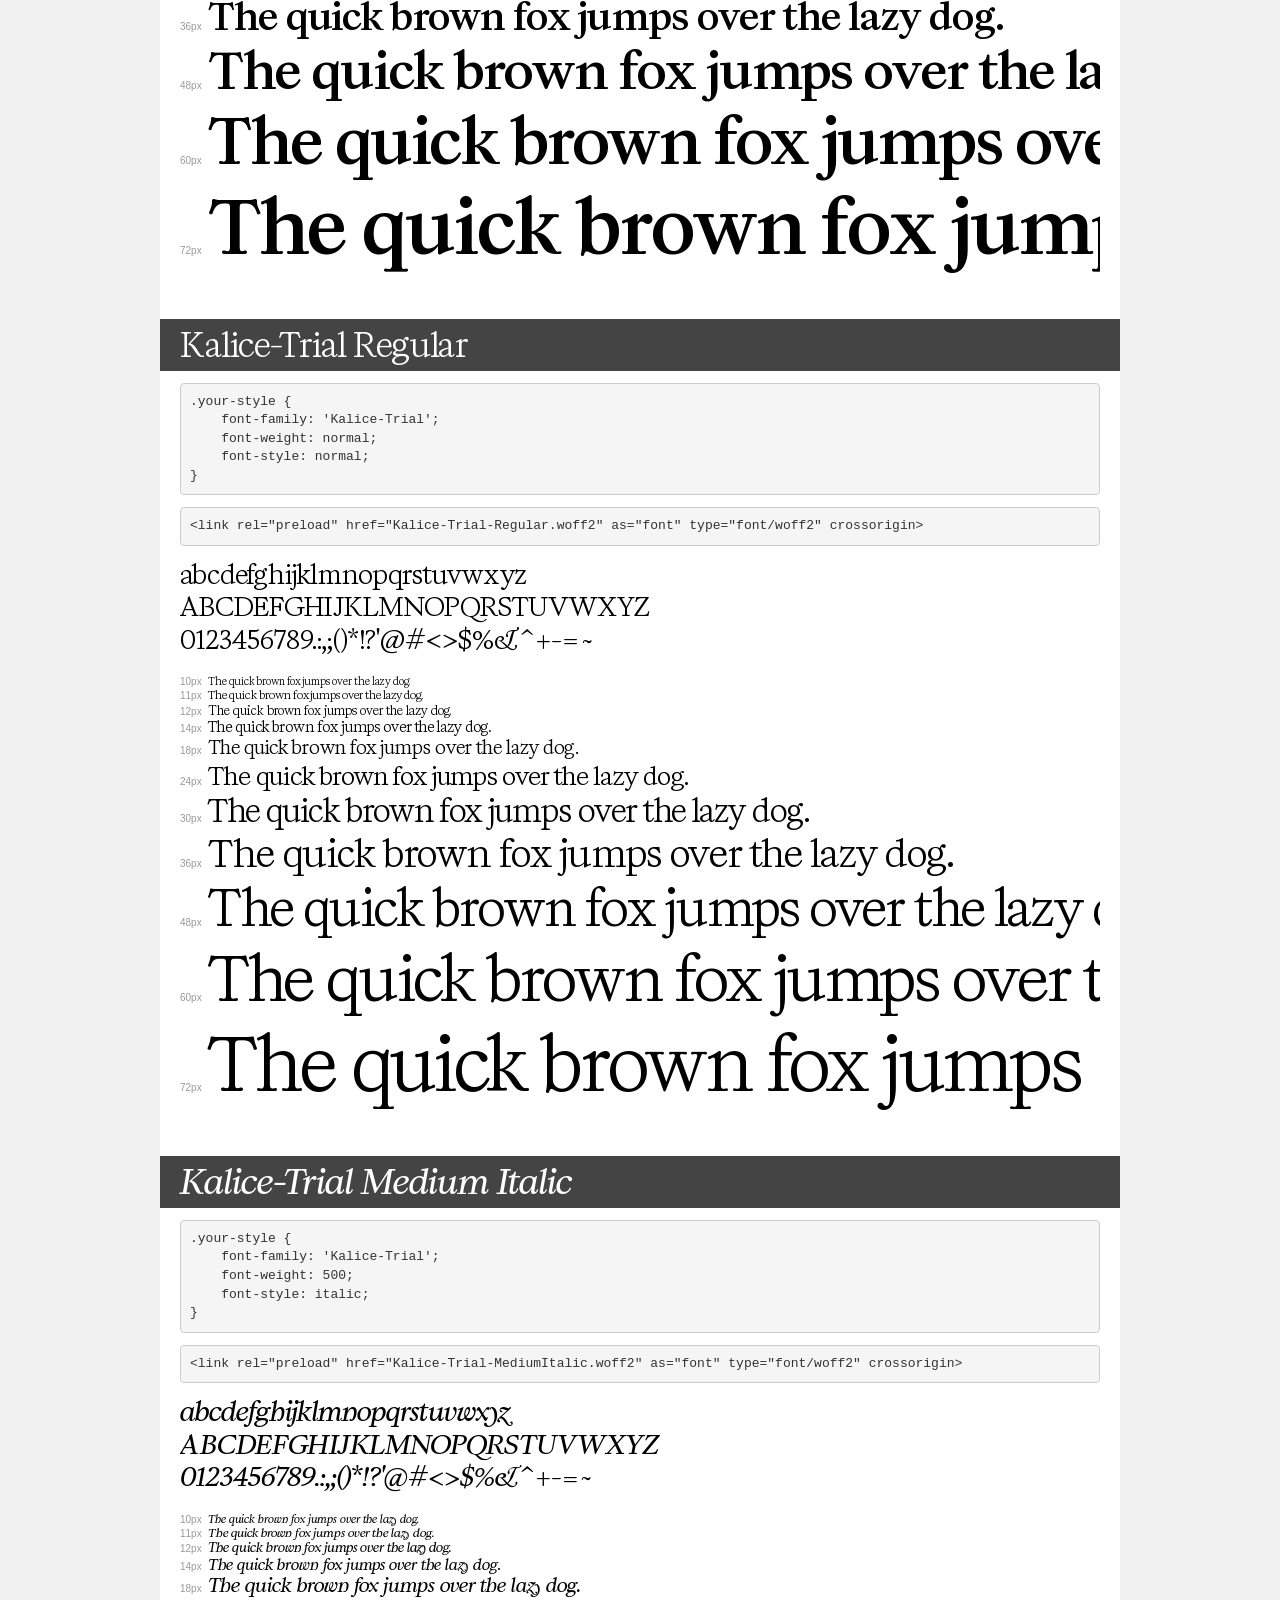
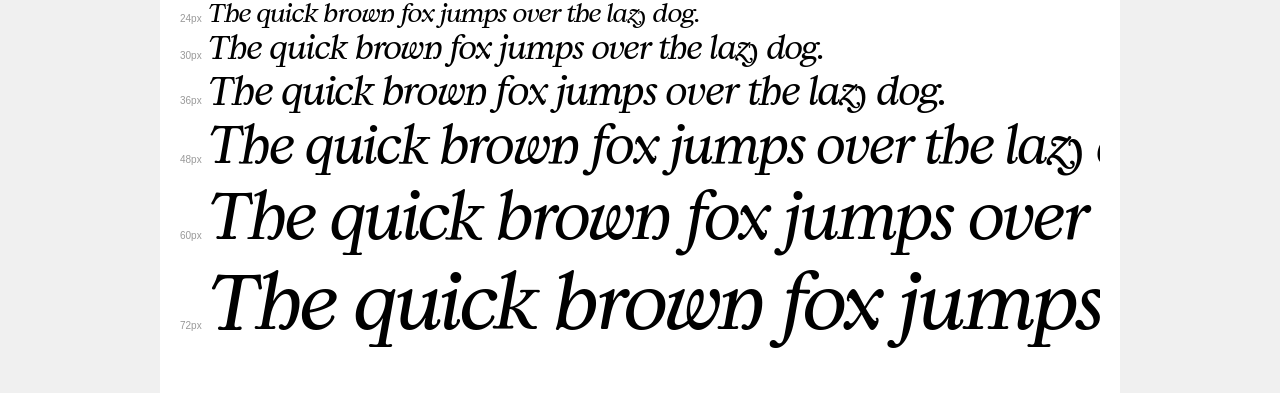
<file: assets/kalice/demo.html>
<!DOCTYPE html>
<html lang="en">
<head>
    <meta charset="utf-8">
    <meta http-equiv="X-UA-Compatible" content="IE=edge">
    <meta name="viewport" content="width=device-width, initial-scale=1">
    <meta name="robots" content="noindex, noarchive">
    <meta name="format-detection" content="telephone=no">
    <title>Transfonter demo</title>
    <link href="stylesheet.css" rel="stylesheet">
    <style>
        /*
        http://meyerweb.com/eric/tools/css/reset/
        v2.0 | 20110126
        License: none (public domain)
        */
        html, body, div, span, applet, object, iframe,
        h1, h2, h3, h4, h5, h6, p, blockquote, pre,
        a, abbr, acronym, address, big, cite, code,
        del, dfn, em, img, ins, kbd, q, s, samp,
        small, strike, strong, sub, sup, tt, var,
        b, u, i, center,
        dl, dt, dd, ol, ul, li,
        fieldset, form, label, legend,
        table, caption, tbody, tfoot, thead, tr, th, td,
        article, aside, canvas, details, embed,
        figure, figcaption, footer, header, hgroup,
        menu, nav, output, ruby, section, summary,
        time, mark, audio, video {
            margin: 0;
            padding: 0;
            border: 0;
            font-size: 100%;
            font: inherit;
            vertical-align: baseline;
        }
        /* HTML5 display-role reset for older browsers */
        article, aside, details, figcaption, figure,
        footer, header, hgroup, menu, nav, section {
            display: block;
        }
        body {
            line-height: 1;
        }
        ol, ul {
            list-style: none;
        }
        blockquote, q {
            quotes: none;
        }
        blockquote:before, blockquote:after,
        q:before, q:after {
            content: '';
            content: none;
        }
        table {
            border-collapse: collapse;
            border-spacing: 0;
        }
        /* demo styles */
        body {
            background: #f0f0f0;
            color: #000;
        }
        .page {
            background: #fff;
            width: 920px;
            margin: 0 auto;
            padding: 20px 20px 0 20px;
            overflow: hidden;
        }
        .font-container {
            overflow-x: auto;
            overflow-y: hidden;
            margin-bottom: 40px;
            line-height: 1.3;
            white-space: nowrap;
            padding-bottom: 5px;
        }
        h1 {
            position: relative;
            background: #444;
            font-size: 32px;
            color: #fff;
            padding: 10px 20px;
            margin: 0 -20px 12px -20px;
        }
        .letters {
            font-size: 25px;
            margin-bottom: 20px;
        }
        .s10:before {
            content: '10px';
        }
        .s11:before {
            content: '11px';
        }
        .s12:before {
            content: '12px';
        }
        .s14:before {
            content: '14px';
        }
        .s18:before {
            content: '18px';
        }
        .s24:before {
            content: '24px';
        }
        .s30:before {
            content: '30px';
        }
        .s36:before {
            content: '36px';
        }
        .s48:before {
            content: '48px';
        }
        .s60:before {
            content: '60px';
        }
        .s72:before {
            content: '72px';
        }
        .s10:before, .s11:before, .s12:before, .s14:before,
        .s18:before, .s24:before, .s30:before, .s36:before,
        .s48:before, .s60:before, .s72:before {
            font-family: Arial, sans-serif;
            font-size: 10px;
            font-weight: normal;
            font-style: normal;
            color: #999;
            padding-right: 6px;
        }
        pre {
            display: block;
            padding: 9px;
            margin: 0 0 12px;
            font-family: Monaco, Menlo, Consolas, "Courier New", monospace;
            font-size: 13px;
            line-height: 1.428571429;
            color: #333;
            font-weight: normal;
            font-style: normal;
            background-color: #f5f5f5;
            border: 1px solid #ccc;
            overflow-x: auto;
            border-radius: 4px;
        }
        /* responsive */
        @media (max-width: 959px) {
            .page {
                width: auto;
                margin: 0;
            }
        }
    </style>
</head>
<body>
<div class="page">
    <div class="demo">
        <h1 style="font-family: 'Kalice-Trial'; font-weight: 500; font-style: normal;">Kalice-Trial Medium</h1>
        <pre title="Usage">.your-style {
    font-family: 'Kalice-Trial';
    font-weight: 500;
    font-style: normal;
}</pre>
        <pre title="Preload (optional)">
&lt;link rel=&quot;preload&quot; href=&quot;Kalice-Trial-Medium.woff2&quot; as=&quot;font&quot; type=&quot;font/woff2&quot; crossorigin&gt;</pre>
        <div class="font-container" style="font-family: 'Kalice-Trial'; font-weight: 500; font-style: normal;">
            <p class="letters">
                abcdefghijklmnopqrstuvwxyz<br>
ABCDEFGHIJKLMNOPQRSTUVWXYZ<br>
                0123456789.:,;()*!?'@#&lt;&gt;$%&^+-=~
            </p>
            <p class="s10" style="font-size: 10px;">The quick brown fox jumps over the lazy dog.</p>
            <p class="s11" style="font-size: 11px;">The quick brown fox jumps over the lazy dog.</p>
            <p class="s12" style="font-size: 12px;">The quick brown fox jumps over the lazy dog.</p>
            <p class="s14" style="font-size: 14px;">The quick brown fox jumps over the lazy dog.</p>
            <p class="s18" style="font-size: 18px;">The quick brown fox jumps over the lazy dog.</p>
            <p class="s24" style="font-size: 24px;">The quick brown fox jumps over the lazy dog.</p>
            <p class="s30" style="font-size: 30px;">The quick brown fox jumps over the lazy dog.</p>
            <p class="s36" style="font-size: 36px;">The quick brown fox jumps over the lazy dog.</p>
            <p class="s48" style="font-size: 48px;">The quick brown fox jumps over the lazy dog.</p>
            <p class="s60" style="font-size: 60px;">The quick brown fox jumps over the lazy dog.</p>
            <p class="s72" style="font-size: 72px;">The quick brown fox jumps over the lazy dog.</p>
        </div>
    </div>

    <div class="demo">
        <h1 style="font-family: 'Kalice-Trial'; font-weight: bold; font-style: normal;">Kalice-Trial ExtraBold</h1>
        <pre title="Usage">.your-style {
    font-family: 'Kalice-Trial';
    font-weight: bold;
    font-style: normal;
}</pre>
        <pre title="Preload (optional)">
&lt;link rel=&quot;preload&quot; href=&quot;Kalice-Trial-ExtraBold.woff2&quot; as=&quot;font&quot; type=&quot;font/woff2&quot; crossorigin&gt;</pre>
        <div class="font-container" style="font-family: 'Kalice-Trial'; font-weight: bold; font-style: normal;">
            <p class="letters">
                abcdefghijklmnopqrstuvwxyz<br>
ABCDEFGHIJKLMNOPQRSTUVWXYZ<br>
                0123456789.:,;()*!?'@#&lt;&gt;$%&^+-=~
            </p>
            <p class="s10" style="font-size: 10px;">The quick brown fox jumps over the lazy dog.</p>
            <p class="s11" style="font-size: 11px;">The quick brown fox jumps over the lazy dog.</p>
            <p class="s12" style="font-size: 12px;">The quick brown fox jumps over the lazy dog.</p>
            <p class="s14" style="font-size: 14px;">The quick brown fox jumps over the lazy dog.</p>
            <p class="s18" style="font-size: 18px;">The quick brown fox jumps over the lazy dog.</p>
            <p class="s24" style="font-size: 24px;">The quick brown fox jumps over the lazy dog.</p>
            <p class="s30" style="font-size: 30px;">The quick brown fox jumps over the lazy dog.</p>
            <p class="s36" style="font-size: 36px;">The quick brown fox jumps over the lazy dog.</p>
            <p class="s48" style="font-size: 48px;">The quick brown fox jumps over the lazy dog.</p>
            <p class="s60" style="font-size: 60px;">The quick brown fox jumps over the lazy dog.</p>
            <p class="s72" style="font-size: 72px;">The quick brown fox jumps over the lazy dog.</p>
        </div>
    </div>

    <div class="demo">
        <h1 style="font-family: 'Kalice-Trial'; font-weight: normal; font-style: italic;">Kalice-Trial Italic</h1>
        <pre title="Usage">.your-style {
    font-family: 'Kalice-Trial';
    font-weight: normal;
    font-style: italic;
}</pre>
        <pre title="Preload (optional)">
&lt;link rel=&quot;preload&quot; href=&quot;Kalice-Trial-Italic.woff2&quot; as=&quot;font&quot; type=&quot;font/woff2&quot; crossorigin&gt;</pre>
        <div class="font-container" style="font-family: 'Kalice-Trial'; font-weight: normal; font-style: italic;">
            <p class="letters">
                abcdefghijklmnopqrstuvwxyz<br>
ABCDEFGHIJKLMNOPQRSTUVWXYZ<br>
                0123456789.:,;()*!?'@#&lt;&gt;$%&^+-=~
            </p>
            <p class="s10" style="font-size: 10px;">The quick brown fox jumps over the lazy dog.</p>
            <p class="s11" style="font-size: 11px;">The quick brown fox jumps over the lazy dog.</p>
            <p class="s12" style="font-size: 12px;">The quick brown fox jumps over the lazy dog.</p>
            <p class="s14" style="font-size: 14px;">The quick brown fox jumps over the lazy dog.</p>
            <p class="s18" style="font-size: 18px;">The quick brown fox jumps over the lazy dog.</p>
            <p class="s24" style="font-size: 24px;">The quick brown fox jumps over the lazy dog.</p>
            <p class="s30" style="font-size: 30px;">The quick brown fox jumps over the lazy dog.</p>
            <p class="s36" style="font-size: 36px;">The quick brown fox jumps over the lazy dog.</p>
            <p class="s48" style="font-size: 48px;">The quick brown fox jumps over the lazy dog.</p>
            <p class="s60" style="font-size: 60px;">The quick brown fox jumps over the lazy dog.</p>
            <p class="s72" style="font-size: 72px;">The quick brown fox jumps over the lazy dog.</p>
        </div>
    </div>

    <div class="demo">
        <h1 style="font-family: 'Kalice-Trial'; font-weight: 900; font-style: italic;">Kalice-Trial Black Italic</h1>
        <pre title="Usage">.your-style {
    font-family: 'Kalice-Trial';
    font-weight: 900;
    font-style: italic;
}</pre>
        <pre title="Preload (optional)">
&lt;link rel=&quot;preload&quot; href=&quot;Kalice-Trial-BlackItalic.woff2&quot; as=&quot;font&quot; type=&quot;font/woff2&quot; crossorigin&gt;</pre>
        <div class="font-container" style="font-family: 'Kalice-Trial'; font-weight: 900; font-style: italic;">
            <p class="letters">
                abcdefghijklmnopqrstuvwxyz<br>
ABCDEFGHIJKLMNOPQRSTUVWXYZ<br>
                0123456789.:,;()*!?'@#&lt;&gt;$%&^+-=~
            </p>
            <p class="s10" style="font-size: 10px;">The quick brown fox jumps over the lazy dog.</p>
            <p class="s11" style="font-size: 11px;">The quick brown fox jumps over the lazy dog.</p>
            <p class="s12" style="font-size: 12px;">The quick brown fox jumps over the lazy dog.</p>
            <p class="s14" style="font-size: 14px;">The quick brown fox jumps over the lazy dog.</p>
            <p class="s18" style="font-size: 18px;">The quick brown fox jumps over the lazy dog.</p>
            <p class="s24" style="font-size: 24px;">The quick brown fox jumps over the lazy dog.</p>
            <p class="s30" style="font-size: 30px;">The quick brown fox jumps over the lazy dog.</p>
            <p class="s36" style="font-size: 36px;">The quick brown fox jumps over the lazy dog.</p>
            <p class="s48" style="font-size: 48px;">The quick brown fox jumps over the lazy dog.</p>
            <p class="s60" style="font-size: 60px;">The quick brown fox jumps over the lazy dog.</p>
            <p class="s72" style="font-size: 72px;">The quick brown fox jumps over the lazy dog.</p>
        </div>
    </div>

    <div class="demo">
        <h1 style="font-family: 'Kalice-Trial'; font-weight: 900; font-style: normal;">Kalice-Trial Black</h1>
        <pre title="Usage">.your-style {
    font-family: 'Kalice-Trial';
    font-weight: 900;
    font-style: normal;
}</pre>
        <pre title="Preload (optional)">
&lt;link rel=&quot;preload&quot; href=&quot;Kalice-Trial-Black.woff2&quot; as=&quot;font&quot; type=&quot;font/woff2&quot; crossorigin&gt;</pre>
        <div class="font-container" style="font-family: 'Kalice-Trial'; font-weight: 900; font-style: normal;">
            <p class="letters">
                abcdefghijklmnopqrstuvwxyz<br>
ABCDEFGHIJKLMNOPQRSTUVWXYZ<br>
                0123456789.:,;()*!?'@#&lt;&gt;$%&^+-=~
            </p>
            <p class="s10" style="font-size: 10px;">The quick brown fox jumps over the lazy dog.</p>
            <p class="s11" style="font-size: 11px;">The quick brown fox jumps over the lazy dog.</p>
            <p class="s12" style="font-size: 12px;">The quick brown fox jumps over the lazy dog.</p>
            <p class="s14" style="font-size: 14px;">The quick brown fox jumps over the lazy dog.</p>
            <p class="s18" style="font-size: 18px;">The quick brown fox jumps over the lazy dog.</p>
            <p class="s24" style="font-size: 24px;">The quick brown fox jumps over the lazy dog.</p>
            <p class="s30" style="font-size: 30px;">The quick brown fox jumps over the lazy dog.</p>
            <p class="s36" style="font-size: 36px;">The quick brown fox jumps over the lazy dog.</p>
            <p class="s48" style="font-size: 48px;">The quick brown fox jumps over the lazy dog.</p>
            <p class="s60" style="font-size: 60px;">The quick brown fox jumps over the lazy dog.</p>
            <p class="s72" style="font-size: 72px;">The quick brown fox jumps over the lazy dog.</p>
        </div>
    </div>

    <div class="demo">
        <h1 style="font-family: 'Kalice-Trial'; font-weight: bold; font-style: italic;">Kalice-Trial ExtraBold Italic</h1>
        <pre title="Usage">.your-style {
    font-family: 'Kalice-Trial';
    font-weight: bold;
    font-style: italic;
}</pre>
        <pre title="Preload (optional)">
&lt;link rel=&quot;preload&quot; href=&quot;Kalice-Trial-ExtraBoldItalic.woff2&quot; as=&quot;font&quot; type=&quot;font/woff2&quot; crossorigin&gt;</pre>
        <div class="font-container" style="font-family: 'Kalice-Trial'; font-weight: bold; font-style: italic;">
            <p class="letters">
                abcdefghijklmnopqrstuvwxyz<br>
ABCDEFGHIJKLMNOPQRSTUVWXYZ<br>
                0123456789.:,;()*!?'@#&lt;&gt;$%&^+-=~
            </p>
            <p class="s10" style="font-size: 10px;">The quick brown fox jumps over the lazy dog.</p>
            <p class="s11" style="font-size: 11px;">The quick brown fox jumps over the lazy dog.</p>
            <p class="s12" style="font-size: 12px;">The quick brown fox jumps over the lazy dog.</p>
            <p class="s14" style="font-size: 14px;">The quick brown fox jumps over the lazy dog.</p>
            <p class="s18" style="font-size: 18px;">The quick brown fox jumps over the lazy dog.</p>
            <p class="s24" style="font-size: 24px;">The quick brown fox jumps over the lazy dog.</p>
            <p class="s30" style="font-size: 30px;">The quick brown fox jumps over the lazy dog.</p>
            <p class="s36" style="font-size: 36px;">The quick brown fox jumps over the lazy dog.</p>
            <p class="s48" style="font-size: 48px;">The quick brown fox jumps over the lazy dog.</p>
            <p class="s60" style="font-size: 60px;">The quick brown fox jumps over the lazy dog.</p>
            <p class="s72" style="font-size: 72px;">The quick brown fox jumps over the lazy dog.</p>
        </div>
    </div>

    <div class="demo">
        <h1 style="font-family: 'Kalice-Trial'; font-weight: bold; font-style: italic;">Kalice-Trial Bold Italic</h1>
        <pre title="Usage">.your-style {
    font-family: 'Kalice-Trial';
    font-weight: bold;
    font-style: italic;
}</pre>
        <pre title="Preload (optional)">
&lt;link rel=&quot;preload&quot; href=&quot;Kalice-Trial-BoldItalic.woff2&quot; as=&quot;font&quot; type=&quot;font/woff2&quot; crossorigin&gt;</pre>
        <div class="font-container" style="font-family: 'Kalice-Trial'; font-weight: bold; font-style: italic;">
            <p class="letters">
                abcdefghijklmnopqrstuvwxyz<br>
ABCDEFGHIJKLMNOPQRSTUVWXYZ<br>
                0123456789.:,;()*!?'@#&lt;&gt;$%&^+-=~
            </p>
            <p class="s10" style="font-size: 10px;">The quick brown fox jumps over the lazy dog.</p>
            <p class="s11" style="font-size: 11px;">The quick brown fox jumps over the lazy dog.</p>
            <p class="s12" style="font-size: 12px;">The quick brown fox jumps over the lazy dog.</p>
            <p class="s14" style="font-size: 14px;">The quick brown fox jumps over the lazy dog.</p>
            <p class="s18" style="font-size: 18px;">The quick brown fox jumps over the lazy dog.</p>
            <p class="s24" style="font-size: 24px;">The quick brown fox jumps over the lazy dog.</p>
            <p class="s30" style="font-size: 30px;">The quick brown fox jumps over the lazy dog.</p>
            <p class="s36" style="font-size: 36px;">The quick brown fox jumps over the lazy dog.</p>
            <p class="s48" style="font-size: 48px;">The quick brown fox jumps over the lazy dog.</p>
            <p class="s60" style="font-size: 60px;">The quick brown fox jumps over the lazy dog.</p>
            <p class="s72" style="font-size: 72px;">The quick brown fox jumps over the lazy dog.</p>
        </div>
    </div>

    <div class="demo">
        <h1 style="font-family: 'Kalice-Trial'; font-weight: bold; font-style: normal;">Kalice-Trial Bold</h1>
        <pre title="Usage">.your-style {
    font-family: 'Kalice-Trial';
    font-weight: bold;
    font-style: normal;
}</pre>
        <pre title="Preload (optional)">
&lt;link rel=&quot;preload&quot; href=&quot;Kalice-Trial-Bold.woff2&quot; as=&quot;font&quot; type=&quot;font/woff2&quot; crossorigin&gt;</pre>
        <div class="font-container" style="font-family: 'Kalice-Trial'; font-weight: bold; font-style: normal;">
            <p class="letters">
                abcdefghijklmnopqrstuvwxyz<br>
ABCDEFGHIJKLMNOPQRSTUVWXYZ<br>
                0123456789.:,;()*!?'@#&lt;&gt;$%&^+-=~
            </p>
            <p class="s10" style="font-size: 10px;">The quick brown fox jumps over the lazy dog.</p>
            <p class="s11" style="font-size: 11px;">The quick brown fox jumps over the lazy dog.</p>
            <p class="s12" style="font-size: 12px;">The quick brown fox jumps over the lazy dog.</p>
            <p class="s14" style="font-size: 14px;">The quick brown fox jumps over the lazy dog.</p>
            <p class="s18" style="font-size: 18px;">The quick brown fox jumps over the lazy dog.</p>
            <p class="s24" style="font-size: 24px;">The quick brown fox jumps over the lazy dog.</p>
            <p class="s30" style="font-size: 30px;">The quick brown fox jumps over the lazy dog.</p>
            <p class="s36" style="font-size: 36px;">The quick brown fox jumps over the lazy dog.</p>
            <p class="s48" style="font-size: 48px;">The quick brown fox jumps over the lazy dog.</p>
            <p class="s60" style="font-size: 60px;">The quick brown fox jumps over the lazy dog.</p>
            <p class="s72" style="font-size: 72px;">The quick brown fox jumps over the lazy dog.</p>
        </div>
    </div>

    <div class="demo">
        <h1 style="font-family: 'Kalice-Trial'; font-weight: normal; font-style: normal;">Kalice-Trial Regular</h1>
        <pre title="Usage">.your-style {
    font-family: 'Kalice-Trial';
    font-weight: normal;
    font-style: normal;
}</pre>
        <pre title="Preload (optional)">
&lt;link rel=&quot;preload&quot; href=&quot;Kalice-Trial-Regular.woff2&quot; as=&quot;font&quot; type=&quot;font/woff2&quot; crossorigin&gt;</pre>
        <div class="font-container" style="font-family: 'Kalice-Trial'; font-weight: normal; font-style: normal;">
            <p class="letters">
                abcdefghijklmnopqrstuvwxyz<br>
ABCDEFGHIJKLMNOPQRSTUVWXYZ<br>
                0123456789.:,;()*!?'@#&lt;&gt;$%&^+-=~
            </p>
            <p class="s10" style="font-size: 10px;">The quick brown fox jumps over the lazy dog.</p>
            <p class="s11" style="font-size: 11px;">The quick brown fox jumps over the lazy dog.</p>
            <p class="s12" style="font-size: 12px;">The quick brown fox jumps over the lazy dog.</p>
            <p class="s14" style="font-size: 14px;">The quick brown fox jumps over the lazy dog.</p>
            <p class="s18" style="font-size: 18px;">The quick brown fox jumps over the lazy dog.</p>
            <p class="s24" style="font-size: 24px;">The quick brown fox jumps over the lazy dog.</p>
            <p class="s30" style="font-size: 30px;">The quick brown fox jumps over the lazy dog.</p>
            <p class="s36" style="font-size: 36px;">The quick brown fox jumps over the lazy dog.</p>
            <p class="s48" style="font-size: 48px;">The quick brown fox jumps over the lazy dog.</p>
            <p class="s60" style="font-size: 60px;">The quick brown fox jumps over the lazy dog.</p>
            <p class="s72" style="font-size: 72px;">The quick brown fox jumps over the lazy dog.</p>
        </div>
    </div>

    <div class="demo">
        <h1 style="font-family: 'Kalice-Trial'; font-weight: 500; font-style: italic;">Kalice-Trial Medium Italic</h1>
        <pre title="Usage">.your-style {
    font-family: 'Kalice-Trial';
    font-weight: 500;
    font-style: italic;
}</pre>
        <pre title="Preload (optional)">
&lt;link rel=&quot;preload&quot; href=&quot;Kalice-Trial-MediumItalic.woff2&quot; as=&quot;font&quot; type=&quot;font/woff2&quot; crossorigin&gt;</pre>
        <div class="font-container" style="font-family: 'Kalice-Trial'; font-weight: 500; font-style: italic;">
            <p class="letters">
                abcdefghijklmnopqrstuvwxyz<br>
ABCDEFGHIJKLMNOPQRSTUVWXYZ<br>
                0123456789.:,;()*!?'@#&lt;&gt;$%&^+-=~
            </p>
            <p class="s10" style="font-size: 10px;">The quick brown fox jumps over the lazy dog.</p>
            <p class="s11" style="font-size: 11px;">The quick brown fox jumps over the lazy dog.</p>
            <p class="s12" style="font-size: 12px;">The quick brown fox jumps over the lazy dog.</p>
            <p class="s14" style="font-size: 14px;">The quick brown fox jumps over the lazy dog.</p>
            <p class="s18" style="font-size: 18px;">The quick brown fox jumps over the lazy dog.</p>
            <p class="s24" style="font-size: 24px;">The quick brown fox jumps over the lazy dog.</p>
            <p class="s30" style="font-size: 30px;">The quick brown fox jumps over the lazy dog.</p>
            <p class="s36" style="font-size: 36px;">The quick brown fox jumps over the lazy dog.</p>
            <p class="s48" style="font-size: 48px;">The quick brown fox jumps over the lazy dog.</p>
            <p class="s60" style="font-size: 60px;">The quick brown fox jumps over the lazy dog.</p>
            <p class="s72" style="font-size: 72px;">The quick brown fox jumps over the lazy dog.</p>
        </div>
    </div>

</div>
</body>
</html>
</file>
<file: brief.css>
/* ==========================================================================
   Kabir — Private Branding & Website Questionnaire Styles
   Aesthetic: Dark, editorial typography, subtle glassmorphism, intentional motion
   ========================================================================== */

:root {
    --bg-canvas: #060608;
    --bg-surface: rgba(18, 18, 22, 0.75);
    --bg-surface-elevated: rgba(28, 28, 34, 0.85);
    --bg-input: rgba(255, 255, 255, 0.025);
    --bg-input-focus: rgba(255, 255, 255, 0.05);

    --border-subtle: rgba(255, 255, 255, 0.08);
    --border-strong: rgba(255, 255, 255, 0.16);
    --border-focus: #8ab4ff;
    --border-accent: rgba(255, 255, 255, 0.35);

    --text-primary: #f5f5f7;
    --text-secondary: #9a9aa2;
    --text-muted: #5e5e68;
    --text-link: #8ab4ff;

    --font-ui: 'Inter', -apple-system, BlinkMacSystemFont, 'Segoe UI', Roboto, sans-serif;
    --font-serif: var(--font-ui);
    --font-mono: var(--font-ui);

    --ease-out: cubic-bezier(0.22, 1, 0.36, 1);
    --radius-sm: 6px;
    --radius-md: 10px;
    --radius-lg: 16px;
    --radius-pill: 9999px;

    --header-h: 0px;
    --nav-h: 52px;
}

*,
*::before,
*::after {
    box-sizing: border-box;
}

html {
    scroll-behavior: smooth;
    color-scheme: dark;
}

body {
    margin: 0;
    background-color: var(--bg-canvas);
    color: var(--text-primary);
    font-family: var(--font-ui);
    -webkit-font-smoothing: antialiased;
    line-height: 1.5;
    min-height: 100vh;
}

/* Background Atmosphere */
.ambient-glow {
    position: fixed;
    top: 0;
    left: 50%;
    transform: translateX(-50%);
    width: 1000px;
    height: 500px;
    background: radial-gradient(ellipse at 50% 0%, rgba(138, 180, 255, 0.07) 0%, rgba(0, 0, 0, 0) 70%);
    pointer-events: none;
    z-index: 0;
}

/* ==========================================================================
   Navigation & Stepper Bar (Sticky Top)
   ========================================================================== */
.stepper-bar {
    position: sticky;
    top: 0;
    z-index: 90;
    display: flex;
    align-items: center;
    justify-content: space-between;
    height: var(--nav-h);
    padding: 0 24px;
    background: rgba(10, 10, 13, 0.75);
    backdrop-filter: blur(12px);
    -webkit-backdrop-filter: blur(12px);
    border-bottom: 1px solid var(--border-subtle);
    gap: 16px;
}

.stepper-tabs {
    display: flex;
    align-items: center;
    gap: 6px;
    overflow-x: auto;
    scrollbar-width: none;
}

.stepper-tabs::-webkit-scrollbar {
    display: none;
}

.tab-btn {
    display: inline-flex;
    align-items: center;
    gap: 8px;
    padding: 7px 14px;
    border-radius: var(--radius-pill);
    font-family: var(--font-mono);
    font-size: 12px;
    color: var(--text-secondary);
    background: transparent;
    border: 1px solid transparent;
    text-decoration: none;
    cursor: pointer;
    white-space: nowrap;
    transition: all 200ms var(--ease-out);
}

.tab-btn:hover {
    color: var(--text-primary);
    background: rgba(255, 255, 255, 0.04);
}

.tab-btn.active {
    color: #ffffff;
    background: rgba(255, 255, 255, 0.08);
    border-color: var(--border-strong);
}

.tab-btn .tab-num {
    opacity: 0.5;
}

.progress-container {
    display: flex;
    align-items: center;
    gap: 12px;
    flex-shrink: 0;
}

.progress-text {
    font-family: var(--font-mono);
    font-size: 11px;
    color: var(--text-muted);
}

.progress-track {
    width: 100px;
    height: 4px;
    background: rgba(255, 255, 255, 0.08);
    border-radius: var(--radius-pill);
    overflow: hidden;
}

.progress-fill {
    width: 0%;
    height: 100%;
    background: #ffffff;
    border-radius: var(--radius-pill);
    transition: width 300ms var(--ease-out);
}

/* ==========================================================================
   Main Page Layout
   ========================================================================== */
.container {
    max-width: 760px;
    margin: 0 auto;
    padding: 48px 24px 140px;
    position: relative;
    z-index: 1;
}

.hero {
    margin-bottom: 60px;
    padding-bottom: 32px;
    border-bottom: 1px solid var(--border-subtle);
}

.hero__meta {
    font-family: var(--font-mono);
    font-size: 12px;
    letter-spacing: 0.12em;
    text-transform: uppercase;
    color: var(--text-muted);
    margin-bottom: 16px;
}

.hero__title {
    font-family: var(--font-ui);
    font-size: clamp(32px, 5vw, 46px);
    font-weight: 600;
    letter-spacing: -0.03em;
    line-height: 1.15;
    margin: 0 0 16px;
    color: #ffffff;
}

.hero__desc {
    font-size: 16px;
    color: var(--text-secondary);
    line-height: 1.6;
    max-width: 640px;
    margin: 0 0 28px;
}

.meta-chips {
    display: flex;
    flex-wrap: wrap;
    gap: 10px;
}

.meta-chip {
    display: inline-flex;
    align-items: center;
    gap: 6px;
    padding: 6px 12px;
    border-radius: var(--radius-sm);
    font-family: var(--font-mono);
    font-size: 11px;
    color: var(--text-secondary);
    background: rgba(255, 255, 255, 0.03);
    border: 1px solid var(--border-subtle);
}

/* ==========================================================================
   Sections & Cards
   ========================================================================== */
.form-section {
    margin-bottom: 72px;
    scroll-margin-top: calc(var(--header-h) + var(--nav-h) + 24px);
}

.section-header {
    margin-bottom: 28px;
    padding-bottom: 14px;
    border-bottom: 1px solid var(--border-subtle);
}

.section-header__tag {
    font-family: var(--font-mono);
    font-size: 12px;
    color: var(--text-muted);
    text-transform: uppercase;
    letter-spacing: 0.1em;
    margin-bottom: 6px;
}

.section-header__title {
    font-family: var(--font-ui);
    font-size: 24px;
    font-weight: 600;
    letter-spacing: -0.02em;
    margin: 0;
    color: #ffffff;
}

/* ==========================================================================
   Respondent Details (Client info)
   ========================================================================== */
.client-section {
    margin-bottom: 56px;
}

.section-tag {
    font-size: 11px;
    font-weight: 600;
    color: var(--text-muted);
    text-transform: uppercase;
    letter-spacing: 0.1em;
    margin-bottom: 14px;
}

.client-info-grid {
    display: grid;
    grid-template-columns: repeat(3, 1fr);
    gap: 16px;
}

.client-field {
    display: flex;
    flex-direction: column;
    gap: 8px;
}

.client-field label {
    font-size: 13px;
    font-weight: 500;
    color: var(--text-secondary);
}

/* ==========================================================================
   Form Fields (Clean, unboxed layout with generous rhythm)
   ========================================================================== */
.field-stack {
    display: flex;
    flex-direction: column;
    gap: 40px;
}

.field {
    display: flex;
    flex-direction: column;
    gap: 10px;
}

.field-header {
    display: flex;
    align-items: baseline;
    gap: 10px;
}

.field-num {
    font-size: 13px;
    font-weight: 600;
    color: var(--text-muted);
    font-variant-numeric: tabular-nums;
    flex-shrink: 0;
    line-height: 1.45;
}

.field-label {
    font-size: 15px;
    font-weight: 500;
    color: var(--text-primary);
    line-height: 1.45;
    flex-grow: 1;
}

.field-hint {
    display: block;
    font-size: 13px;
    color: var(--text-muted);
    margin-top: 4px;
    font-weight: 400;
}

/* Single-layer sleek inputs */
input[type="text"],
input[type="email"],
input[type="url"],
textarea {
    width: 100%;
    background: rgba(255, 255, 255, 0.025);
    color: var(--text-primary);
    border: 1px solid rgba(255, 255, 255, 0.1);
    border-radius: 8px;
    padding: 13px 16px;
    font-family: var(--font-ui);
    font-size: 14px;
    line-height: 1.6;
    outline: none;
    transition: border-color 180ms ease, background-color 180ms ease, box-shadow 180ms ease;
    field-sizing: content;
}

input[type="text"]:hover,
input[type="email"]:hover,
input[type="url"]:hover,
textarea:hover {
    border-color: rgba(255, 255, 255, 0.2);
}

input[type="text"]:focus,
input[type="email"]:focus,
input[type="url"]:focus,
textarea:focus {
    background: rgba(255, 255, 255, 0.045);
    border-color: #ffffff;
    box-shadow: 0 0 0 1px #ffffff;
}

input::placeholder,
textarea::placeholder {
    color: var(--text-muted);
}

textarea {
    min-height: 84px;
    resize: vertical;
}

/* Segmented Choice Buttons (Yes / No) */
.choice-group {
    display: flex;
    gap: 10px;
    margin-top: 4px;
}

.choice-label {
    position: relative;
    cursor: pointer;
}

.choice-label input[type="radio"] {
    position: absolute;
    opacity: 0;
    width: 0;
    height: 0;
}

.choice-pill {
    display: inline-flex;
    align-items: center;
    justify-content: center;
    min-width: 80px;
    padding: 9px 22px;
    border-radius: 8px;
    font-size: 13px;
    font-weight: 500;
    color: var(--text-secondary);
    background: rgba(255, 255, 255, 0.03);
    border: 1px solid rgba(255, 255, 255, 0.1);
    transition: all 180ms var(--ease-out);
}

.choice-label:hover .choice-pill {
    color: var(--text-primary);
    border-color: rgba(255, 255, 255, 0.25);
}

.choice-label input[type="radio"]:checked + .choice-pill {
    color: #000000;
    background: #ffffff;
    border-color: #ffffff;
    font-weight: 600;
    box-shadow: 0 0 12px rgba(255, 255, 255, 0.2);
}

.choice-label input[type="radio"]:focus-visible + .choice-pill {
    outline: 2px solid var(--border-focus);
    outline-offset: 2px;
}

/* Nested benchmark group (Unboxed side-by-side grid) */
.nested-group {
    display: grid;
    grid-template-columns: 1fr 1fr;
    gap: 16px;
    margin-top: 8px;
}

.nested-item {
    display: flex;
    flex-direction: column;
    gap: 8px;
}

.nested-item label {
    font-size: 13px;
    font-weight: 500;
    color: var(--text-secondary);
}

/* ==========================================================================
   Submit Bar (Sticky Footer)
   ========================================================================== */
.submit-dock {
    position: fixed;
    bottom: 24px;
    left: 50%;
    transform: translateX(-50%);
    width: calc(100% - 48px);
    max-width: 760px;
    z-index: 80;
    background: rgba(14, 14, 18, 0.88);
    backdrop-filter: blur(20px);
    -webkit-backdrop-filter: blur(20px);
    border: 1px solid var(--border-strong);
    border-radius: var(--radius-lg);
    padding: 14px 20px;
    display: flex;
    align-items: center;
    justify-content: space-between;
    box-shadow: 0 20px 40px rgba(0, 0, 0, 0.6);
}

.dock-left {
    display: flex;
    align-items: center;
    gap: 12px;
}

.dock-status {
    font-family: var(--font-mono);
    font-size: 12px;
    color: var(--text-secondary);
}

.dock-status strong {
    color: #ffffff;
}

.dock-divider {
    color: var(--text-muted);
    opacity: 0.4;
    font-size: 14px;
}

.autosave-pill {
    display: inline-flex;
    align-items: center;
    gap: 6px;
    font-family: var(--font-mono);
    font-size: 11px;
    color: var(--text-muted);
}

.autosave-dot {
    width: 6px;
    height: 6px;
    border-radius: 50%;
    background-color: #10b981;
    transition: background-color 200ms ease;
}

.autosave-dot.saving {
    background-color: #eab308;
    animation: pulse 1s infinite alternate;
}

@keyframes pulse {
    from { opacity: 0.4; }
    to { opacity: 1; }
}

.submit-btn {
    display: inline-flex;
    align-items: center;
    gap: 10px;
    background: #ffffff;
    color: #000000;
    border: none;
    padding: 12px 24px;
    border-radius: var(--radius-pill);
    font-family: var(--font-ui);
    font-size: 14px;
    font-weight: 600;
    cursor: pointer;
    transition: transform 180ms var(--ease-out), background-color 180ms var(--ease-out), box-shadow 180ms var(--ease-out);
    box-shadow: 0 4px 14px rgba(255, 255, 255, 0.15);
}

.submit-btn:hover {
    background: #f0f0f0;
    transform: translateY(-1px);
    box-shadow: 0 6px 20px rgba(255, 255, 255, 0.25);
}

.submit-btn:active {
    transform: translateY(1px);
}

.submit-btn:disabled {
    opacity: 0.6;
    cursor: not-allowed;
    transform: none;
}

.submit-btn svg {
    transition: transform 200ms var(--ease-out);
}

.submit-btn:hover svg {
    transform: translateX(3px);
}

/* Spinner */
.spinner {
    display: none;
    width: 16px;
    height: 16px;
    border: 2px solid rgba(0, 0, 0, 0.2);
    border-top-color: #000000;
    border-radius: 50%;
    animation: spin 0.6s linear infinite;
}

.submit-btn.submitting .spinner {
    display: inline-block;
}

.submit-btn.submitting .btn-label,
.submit-btn.submitting svg {
    display: none;
}

@keyframes spin {
    to { transform: rotate(360deg); }
}

/* ==========================================================================
   Success Modal Overlay
   ========================================================================== */
.modal-overlay {
    position: fixed;
    inset: 0;
    z-index: 200;
    background: rgba(0, 0, 0, 0.85);
    backdrop-filter: blur(16px);
    -webkit-backdrop-filter: blur(16px);
    display: flex;
    align-items: center;
    justify-content: center;
    padding: 24px;
    opacity: 0;
    visibility: hidden;
    transition: opacity 300ms var(--ease-out), visibility 300ms var(--ease-out);
}

.modal-overlay.active {
    opacity: 1;
    visibility: visible;
}

.success-card {
    background: #111116;
    border: 1px solid var(--border-strong);
    border-radius: var(--radius-lg);
    padding: 40px;
    max-width: 520px;
    width: 100%;
    text-align: center;
    transform: translateY(20px) scale(0.97);
    transition: transform 350ms var(--ease-out);
    box-shadow: 0 25px 60px rgba(0, 0, 0, 0.8);
}

.modal-overlay.active .success-card {
    transform: translateY(0) scale(1);
}

.success-icon-wrap {
    width: 64px;
    height: 64px;
    margin: 0 auto 24px;
    border-radius: 50%;
    background: rgba(16, 185, 129, 0.12);
    border: 1px solid rgba(16, 185, 129, 0.3);
    display: flex;
    align-items: center;
    justify-content: center;
    color: #10b981;
}

.success-title {
    font-family: var(--font-ui);
    font-size: 28px;
    font-weight: 600;
    letter-spacing: -0.02em;
    margin: 0 0 12px;
    color: #ffffff;
}

.success-body {
    font-size: 15px;
    color: var(--text-secondary);
    line-height: 1.6;
    margin: 0 0 28px;
}

.success-actions {
    display: flex;
    flex-direction: column;
    gap: 12px;
}

.btn-close-modal {
    display: inline-flex;
    align-items: center;
    justify-content: center;
    width: 100%;
    padding: 13px 24px;
    border-radius: var(--radius-pill);
    font-family: var(--font-ui);
    font-size: 14px;
    font-weight: 600;
    color: #000000;
    background: #ffffff;
    border: none;
    cursor: pointer;
    transition: transform 180ms var(--ease-out), background-color 180ms var(--ease-out), box-shadow 180ms var(--ease-out);
    box-shadow: 0 4px 14px rgba(255, 255, 255, 0.15);
}

.btn-close-modal:hover {
    background: #e5e5e5;
    transform: translateY(-1px);
    box-shadow: 0 6px 20px rgba(255, 255, 255, 0.25);
}

.btn-close-modal:active {
    transform: translateY(1px);
}

.btn-secondary {
    display: inline-flex;
    align-items: center;
    justify-content: center;
    gap: 8px;
    padding: 12px 20px;
    border-radius: var(--radius-pill);
    font-family: var(--font-mono);
    font-size: 13px;
    color: var(--text-primary);
    background: rgba(255, 255, 255, 0.05);
    border: 1px solid var(--border-subtle);
    cursor: pointer;
    text-decoration: none;
    transition: all 180ms var(--ease-out);
}

.btn-secondary:hover {
    background: rgba(255, 255, 255, 0.1);
    border-color: var(--border-strong);
}

/* ==========================================================================
   Motion System & Accessibility
   ========================================================================== */
@media (prefers-reduced-motion: reduce) {
    *,
    *::before,
    *::after {
        animation-duration: 0.01ms !important;
        animation-iteration-count: 1 !important;
        transition-duration: 0.01ms !important;
        scroll-behavior: auto !important;
    }
}

/* Responsive adjustments */
@media (max-width: 768px) {
    .client-info-grid,
    .nested-group {
        grid-template-columns: 1fr;
    }
}

@media (max-width: 640px) {
    .stepper-bar {
        padding: 0 16px;
    }

    .container {
        padding: 36px 16px 140px;
    }

    .submit-dock {
        width: calc(100% - 32px);
        bottom: 16px;
        flex-direction: column;
        gap: 12px;
        align-items: stretch;
    }

    .dock-left {
        justify-content: space-between;
    }

    .submit-btn {
        width: 100%;
        justify-content: center;
    }
}
</file>
<file: assets/kalice/stylesheet.css>
@font-face {
    font-family: 'Kalice-Trial';
    src: url('Kalice-Trial-Medium.eot');
    src: local('Kalice-Trial Medium'), local('Kalice-Trial-Medium'),
        url('Kalice-Trial-Medium.eot?#iefix') format('embedded-opentype'),
        url('Kalice-Trial-Medium.woff2') format('woff2'),
        url('Kalice-Trial-Medium.woff') format('woff'),
        url('Kalice-Trial-Medium.ttf') format('truetype');
    font-weight: 500;
    font-style: normal;
    font-display: swap;
}

@font-face {
    font-family: 'Kalice-Trial';
    src: url('Kalice-Trial-ExtraBold.eot');
    src: local('Kalice-Trial ExtraBold'), local('Kalice-Trial-ExtraBold'),
        url('Kalice-Trial-ExtraBold.eot?#iefix') format('embedded-opentype'),
        url('Kalice-Trial-ExtraBold.woff2') format('woff2'),
        url('Kalice-Trial-ExtraBold.woff') format('woff'),
        url('Kalice-Trial-ExtraBold.ttf') format('truetype');
    font-weight: bold;
    font-style: normal;
    font-display: swap;
}

@font-face {
    font-family: 'Kalice-Trial';
    src: url('Kalice-Trial-Italic.eot');
    src: local('Kalice-Trial Italic'), local('Kalice-Trial-Italic'),
        url('Kalice-Trial-Italic.eot?#iefix') format('embedded-opentype'),
        url('Kalice-Trial-Italic.woff2') format('woff2'),
        url('Kalice-Trial-Italic.woff') format('woff'),
        url('Kalice-Trial-Italic.ttf') format('truetype');
    font-weight: normal;
    font-style: italic;
    font-display: swap;
}

@font-face {
    font-family: 'Kalice-Trial';
    src: url('Kalice-Trial-BlackItalic.eot');
    src: local('Kalice-Trial Black Italic'), local('Kalice-Trial-BlackItalic'),
        url('Kalice-Trial-BlackItalic.eot?#iefix') format('embedded-opentype'),
        url('Kalice-Trial-BlackItalic.woff2') format('woff2'),
        url('Kalice-Trial-BlackItalic.woff') format('woff'),
        url('Kalice-Trial-BlackItalic.ttf') format('truetype');
    font-weight: 900;
    font-style: italic;
    font-display: swap;
}

@font-face {
    font-family: 'Kalice-Trial';
    src: url('Kalice-Trial-Black.eot');
    src: local('Kalice-Trial Black'), local('Kalice-Trial-Black'),
        url('Kalice-Trial-Black.eot?#iefix') format('embedded-opentype'),
        url('Kalice-Trial-Black.woff2') format('woff2'),
        url('Kalice-Trial-Black.woff') format('woff'),
        url('Kalice-Trial-Black.ttf') format('truetype');
    font-weight: 900;
    font-style: normal;
    font-display: swap;
}

@font-face {
    font-family: 'Kalice-Trial';
    src: url('Kalice-Trial-ExtraBoldItalic.eot');
    src: local('Kalice-Trial ExtraBold Italic'), local('Kalice-Trial-ExtraBoldItalic'),
        url('Kalice-Trial-ExtraBoldItalic.eot?#iefix') format('embedded-opentype'),
        url('Kalice-Trial-ExtraBoldItalic.woff2') format('woff2'),
        url('Kalice-Trial-ExtraBoldItalic.woff') format('woff'),
        url('Kalice-Trial-ExtraBoldItalic.ttf') format('truetype');
    font-weight: bold;
    font-style: italic;
    font-display: swap;
}

@font-face {
    font-family: 'Kalice-Trial';
    src: url('Kalice-Trial-BoldItalic.eot');
    src: local('Kalice-Trial Bold Italic'), local('Kalice-Trial-BoldItalic'),
        url('Kalice-Trial-BoldItalic.eot?#iefix') format('embedded-opentype'),
        url('Kalice-Trial-BoldItalic.woff2') format('woff2'),
        url('Kalice-Trial-BoldItalic.woff') format('woff'),
        url('Kalice-Trial-BoldItalic.ttf') format('truetype');
    font-weight: bold;
    font-style: italic;
    font-display: swap;
}

@font-face {
    font-family: 'Kalice-Trial';
    src: url('Kalice-Trial-Bold.eot');
    src: local('Kalice-Trial Bold'), local('Kalice-Trial-Bold'),
        url('Kalice-Trial-Bold.eot?#iefix') format('embedded-opentype'),
        url('Kalice-Trial-Bold.woff2') format('woff2'),
        url('Kalice-Trial-Bold.woff') format('woff'),
        url('Kalice-Trial-Bold.ttf') format('truetype');
    font-weight: bold;
    font-style: normal;
    font-display: swap;
}

@font-face {
    font-family: 'Kalice-Trial';
    src: url('Kalice-Trial-Regular.eot');
    src: local('Kalice-Trial Regular'), local('Kalice-Trial-Regular'),
        url('Kalice-Trial-Regular.eot?#iefix') format('embedded-opentype'),
        url('Kalice-Trial-Regular.woff2') format('woff2'),
        url('Kalice-Trial-Regular.woff') format('woff'),
        url('Kalice-Trial-Regular.ttf') format('truetype');
    font-weight: normal;
    font-style: normal;
    font-display: swap;
}

@font-face {
    font-family: 'Kalice-Trial';
    src: url('Kalice-Trial-MediumItalic.eot');
    src: local('Kalice-Trial Medium Italic'), local('Kalice-Trial-MediumItalic'),
        url('Kalice-Trial-MediumItalic.eot?#iefix') format('embedded-opentype'),
        url('Kalice-Trial-MediumItalic.woff2') format('woff2'),
        url('Kalice-Trial-MediumItalic.woff') format('woff'),
        url('Kalice-Trial-MediumItalic.ttf') format('truetype');
    font-weight: 500;
    font-style: italic;
    font-display: swap;
}
</file>
